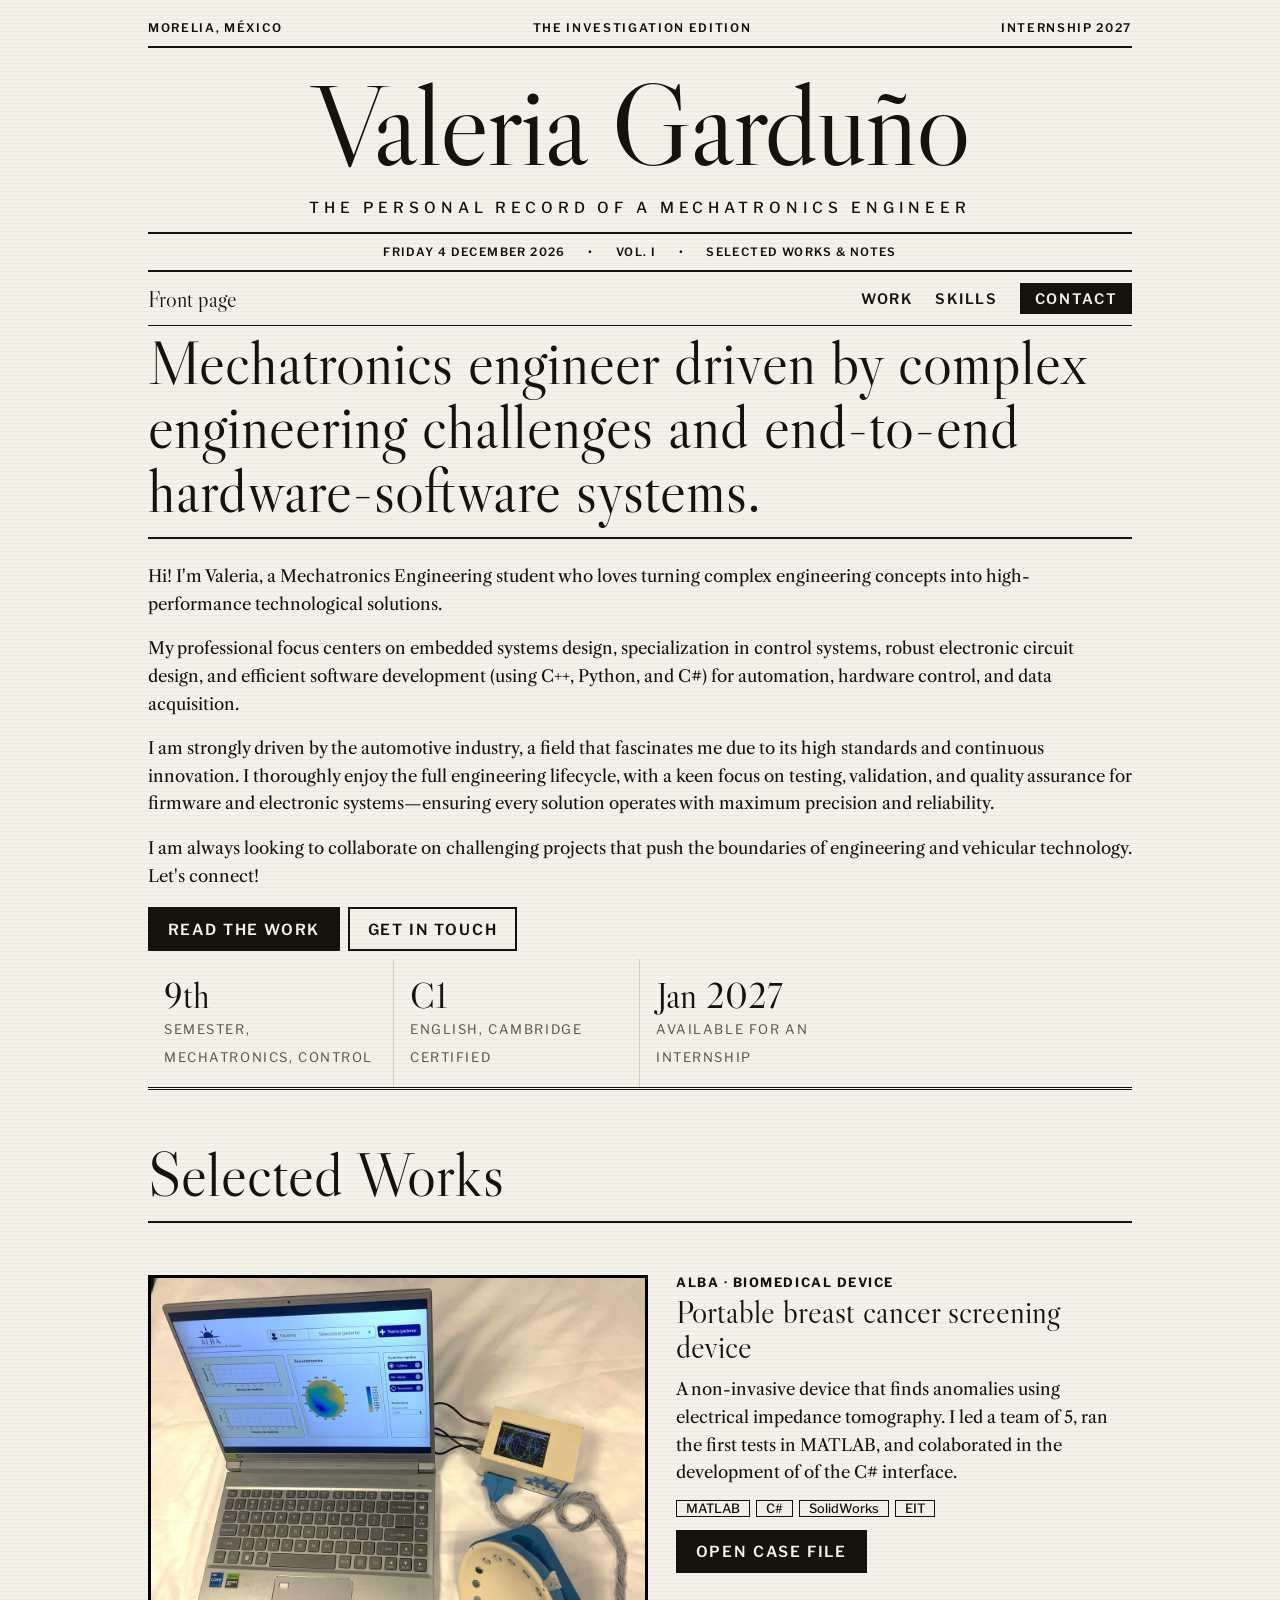
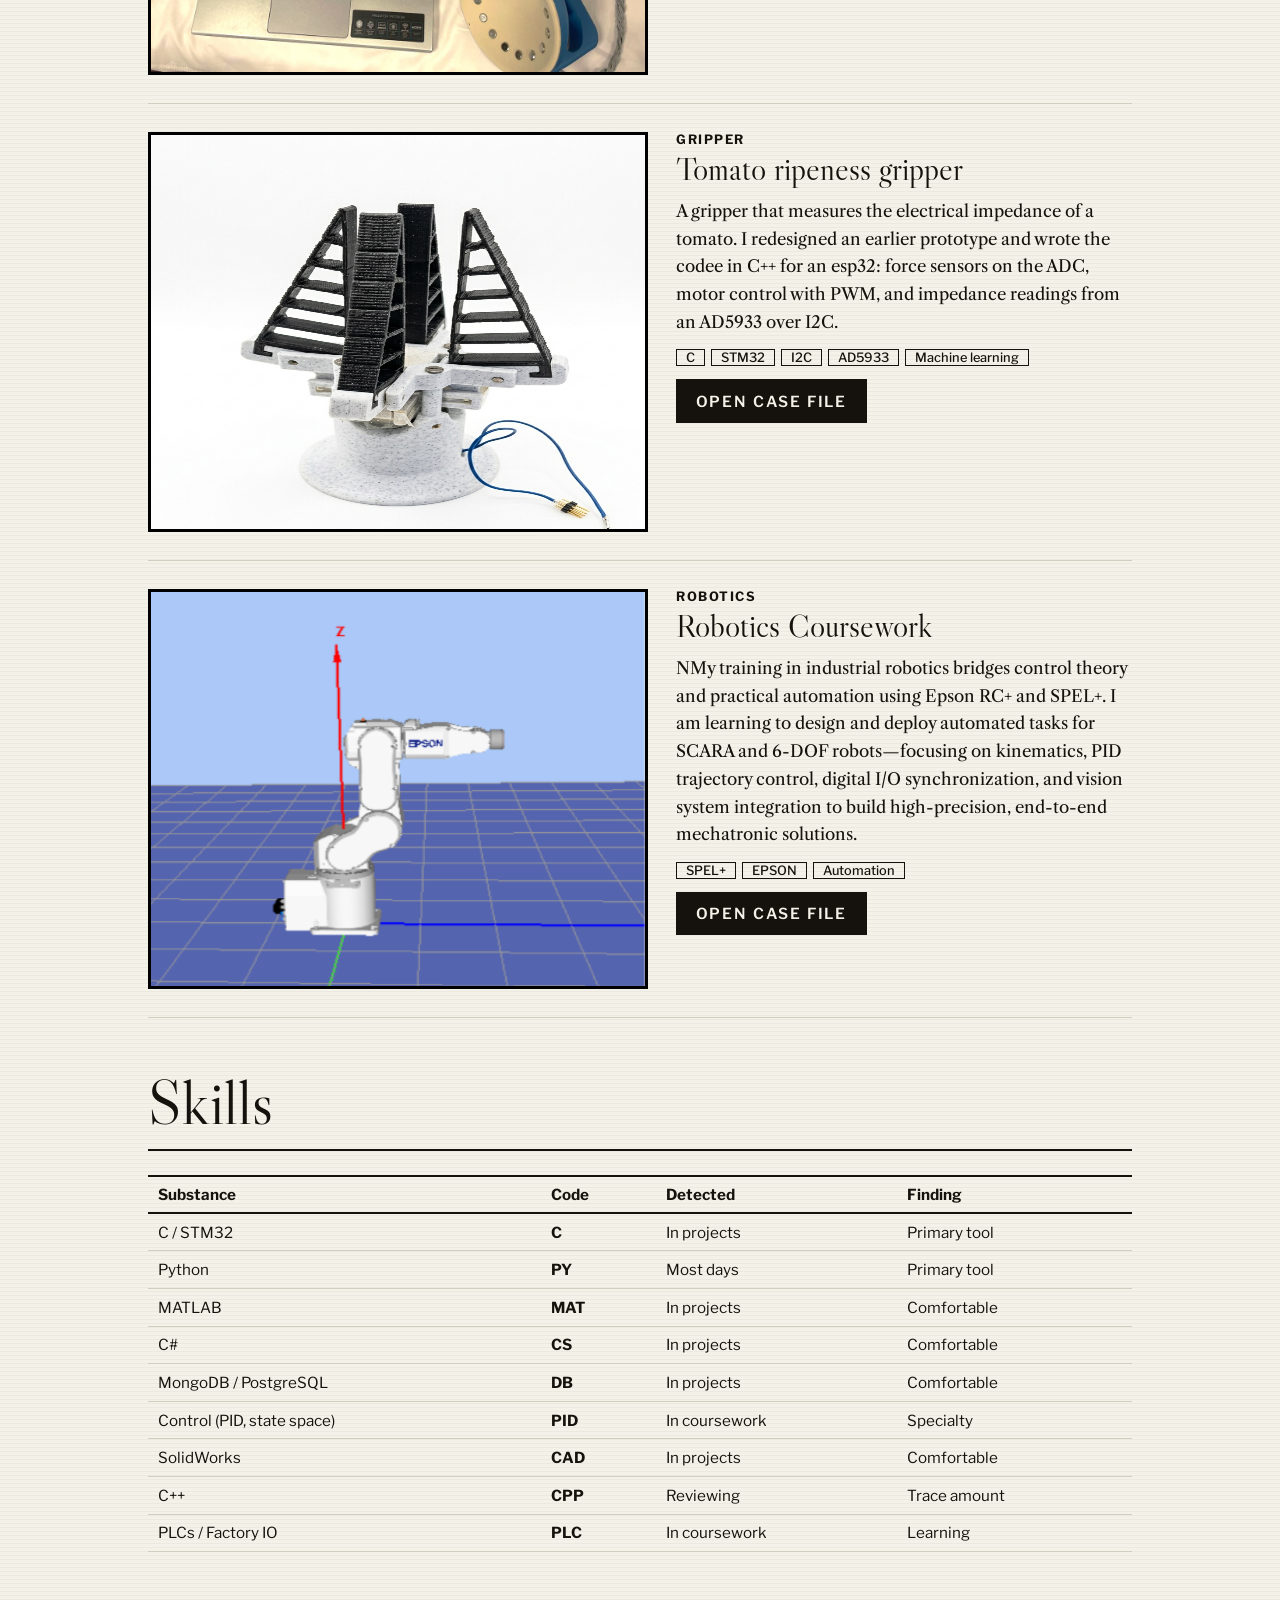
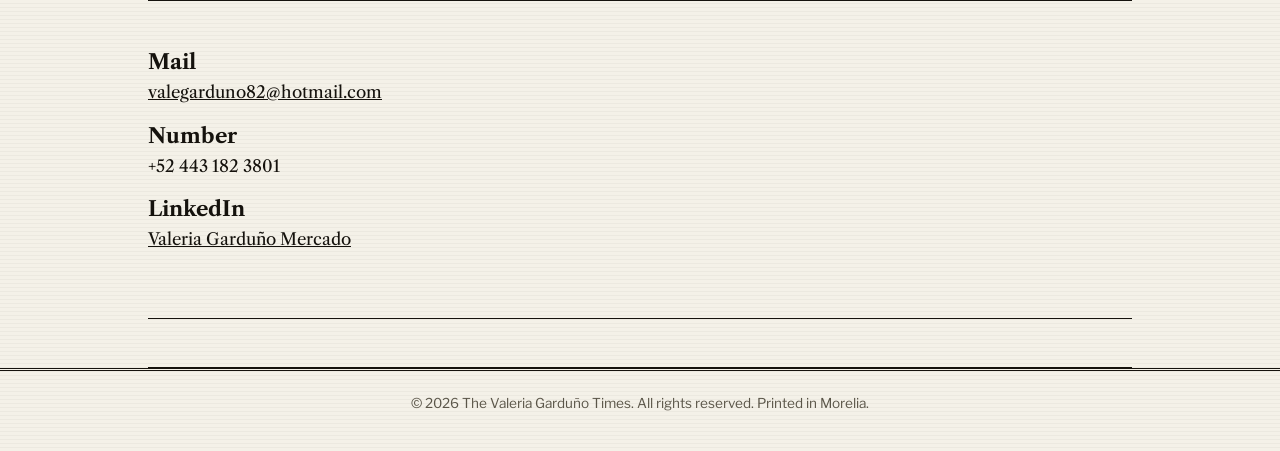
<file: index.html>
<!DOCTYPE html>
<html lang="en">
<head>
<meta charset="utf-8">
<meta name="viewport" content="width=device-width, initial-scale=1, viewport-fit=cover">
<title>Valeria Garduño – Mechatronics Engineer</title>
<link rel="stylesheet" href="https://fonts.googleapis.com/css2?family=Libre+Caslon+Display&family=Libre+Caslon+Text:ital,wght@0,400;0,700;1,400&family=Libre+Franklin:wght@400;500;600;700&display=swap">
<link rel="stylesheet" href="style.css">
<!-- Estilos en style.css -->
</head>
<body>
<div class="wrap">
<header class="mast">
<div class="top"><span>Morelia, México</span><span>The Investigation Edition</span><span>Internship 2027</span></div>
<h1>Valeria Garduño</h1>
<div class="sub">The personal record of a mechatronics engineer</div>
<div class="meta"><span id="date"></span><span>•</span><span>Vol. I</span><span>•</span><span>Selected works &amp; notes</span></div>
</header>
<nav><span class="brand">Front page</span><div><a href="#work">Work</a><a href="#stack">Skills</a><a class="hire" href="#contact">Contact</a></div></nav>

<div class="head">
<h2>Mechatronics engineer driven by complex engineering challenges and end-to-end hardware-software systems.</h2>
</div>
<div>
<p>Hi! I'm Valeria, a Mechatronics Engineering student who loves turning complex engineering concepts into high-performance technological solutions.</p>

<p>My professional focus centers on embedded systems design, specialization in control systems, robust electronic circuit design, and efficient software development (using C++, Python, and C#) for automation, hardware control, and data acquisition.</p>

<p>I am strongly driven by the automotive industry, a field that fascinates me due to its high standards and continuous innovation. I thoroughly enjoy the full engineering lifecycle, with a keen focus on testing, validation, and quality assurance for firmware and electronic systems—ensuring every solution operates with maximum precision and reliability.</p>

<p>I am always looking to collaborate on challenging projects that push the boundaries of engineering and vehicular technology. Let's connect!</p>
<a class="btn fill" href="#work">Read the work</a><a class="btn" href="#contact">Get in touch</a>

<figure>
</figure>
</div>
<div class="stats">
<div><b>9th</b><span>semester, Mechatronics, Control</span></div>
<div><b>C1</b><span>English, Cambridge certified</span></div>
<div><b>Jan 2027</b><span>available for an internship</span></div>
</div>

<section id="work">
<div class="head"><h2>Selected Works</h2></div>

<article class="ex">
<img src="alba.jpeg" alt="Photo of the alba project" width="500" height="400" style="border: 3px solid #000000;">
<div>
<div class="kicker">ALBA · Biomedical device</div>
<h3>Portable breast cancer screening device</h3>
<p>A non-invasive device that finds anomalies using electrical impedance tomography. I led a team of 5, ran the first tests in MATLAB, and colaborated in the development of of the C# interface.</p>
<ul class="tags"><li>MATLAB</li><li>C#</li><li>SolidWorks</li><li>EIT</li></ul>
<a class="btn fill" href="alba.html">Open case file</a>
</div>
</article>

<article class="ex">
<img src="gripper1.jpg" alt="Photo of the alba project" width="500" height="400" style="border: 3px solid #000000;">
<div>
<div class="kicker">Gripper</div>
<h3>Tomato ripeness gripper</h3>
<p>A gripper that measures the electrical impedance of a tomato. I redesigned an earlier prototype and wrote the codee in C++ for an esp32: force sensors on the ADC, motor control with PWM, and impedance readings from an AD5933 over I2C.</p>
<ul class="tags"><li>C</li><li>STM32</li><li>I2C</li><li>AD5933</li><li>Machine learning</li></ul>
<a class="btn fill" href="garra.html">Open case file</a>
</div>
</article>


<article class="ex">
<img src="robotics.png" alt="Photo of the alba project" width="500" height="400" style="border: 3px solid #000000;">
<div>
<div class="kicker">Robotics</div>
<h3>Robotics Coursework</h3>
<p>NMy training in industrial robotics bridges control theory and practical automation using Epson RC+ and SPEL+. I am learning to design and deploy automated tasks for SCARA and 6-DOF robots—focusing on kinematics, PID trajectory control, digital I/O synchronization, and vision system integration to build high-precision, end-to-end mechatronic solutions.</p>
<ul class="tags"><li>SPEL+</li><li>EPSON</li><li>Automation</li></ul>
<a class="btn fill" href="school.html">Open case file</a>
</div>
</article>

<section id="stack">
<div class="head"><h2>Skills</h2></div>
<div class="tw"><table>
<thead><tr><th>Substance</th><th>Code</th><th>Detected</th><th>Finding</th></tr></thead>
<tbody>
<tr><td>C / STM32</td><td>C</td><td>In projects</td><td>Primary tool</td></tr>
<tr><td>Python</td><td>PY</td><td>Most days</td><td>Primary tool</td></tr>
<tr><td>MATLAB</td><td>MAT</td><td>In projects</td><td>Comfortable</td></tr>
<tr><td>C#</td><td>CS</td><td>In projects</td><td>Comfortable</td></tr>
<tr><td>MongoDB / PostgreSQL</td><td>DB</td><td>In projects</td><td>Comfortable</td></tr>
<tr><td>Control (PID, state space)</td><td>PID</td><td>In coursework</td><td>Specialty</td></tr>
<tr><td>SolidWorks</td><td>CAD</td><td>In projects</td><td>Comfortable</td></tr>
<tr><td>C++</td><td>CPP</td><td>Reviewing</td><td>Trace amount</td></tr>
<tr><td>PLCs / Factory IO</td><td>PLC</td><td>In coursework</td><td>Learning</td></tr>
</tbody></table></div>
</section>


</form>
<section id="contact">
<div class="desk">
<h3>Mail</h3><p><a href="mailto:valegarduno82@hotmail.com">valegarduno82@hotmail.com</a></p>
<h3>Number</h3><p>+52 443 182 3801</p>
<h3>LinkedIn</h3><p><a href="mailto:https://www.linkedin.com/in/valeria-gardu%C3%B1o-mercado/">Valeria Garduño Mercado</a></p>

</div>
</div>
</section>
<footer>© 2026 The Valeria Garduño Times. All rights reserved. Printed in Morelia.</footer>
</div>
<script>
document.getElementById('date').textContent=new Date().toLocaleDateString('en-GB',{weekday:'long',day:'numeric',month:'long',year:'numeric'});
document.getElementById('f').addEventListener('submit',function(e){e.preventDefault();
var s=encodeURIComponent(document.getElementById('s').value||'Message from the portfolio'),
b=encodeURIComponent(document.getElementById('m').value+'\n\n'+document.getElementById('n').value);
window.location.href='mailto:valegarduno82@hotmail.com?subject='+s+'&body='+b;});
</script>
</body>
</html>
</file>
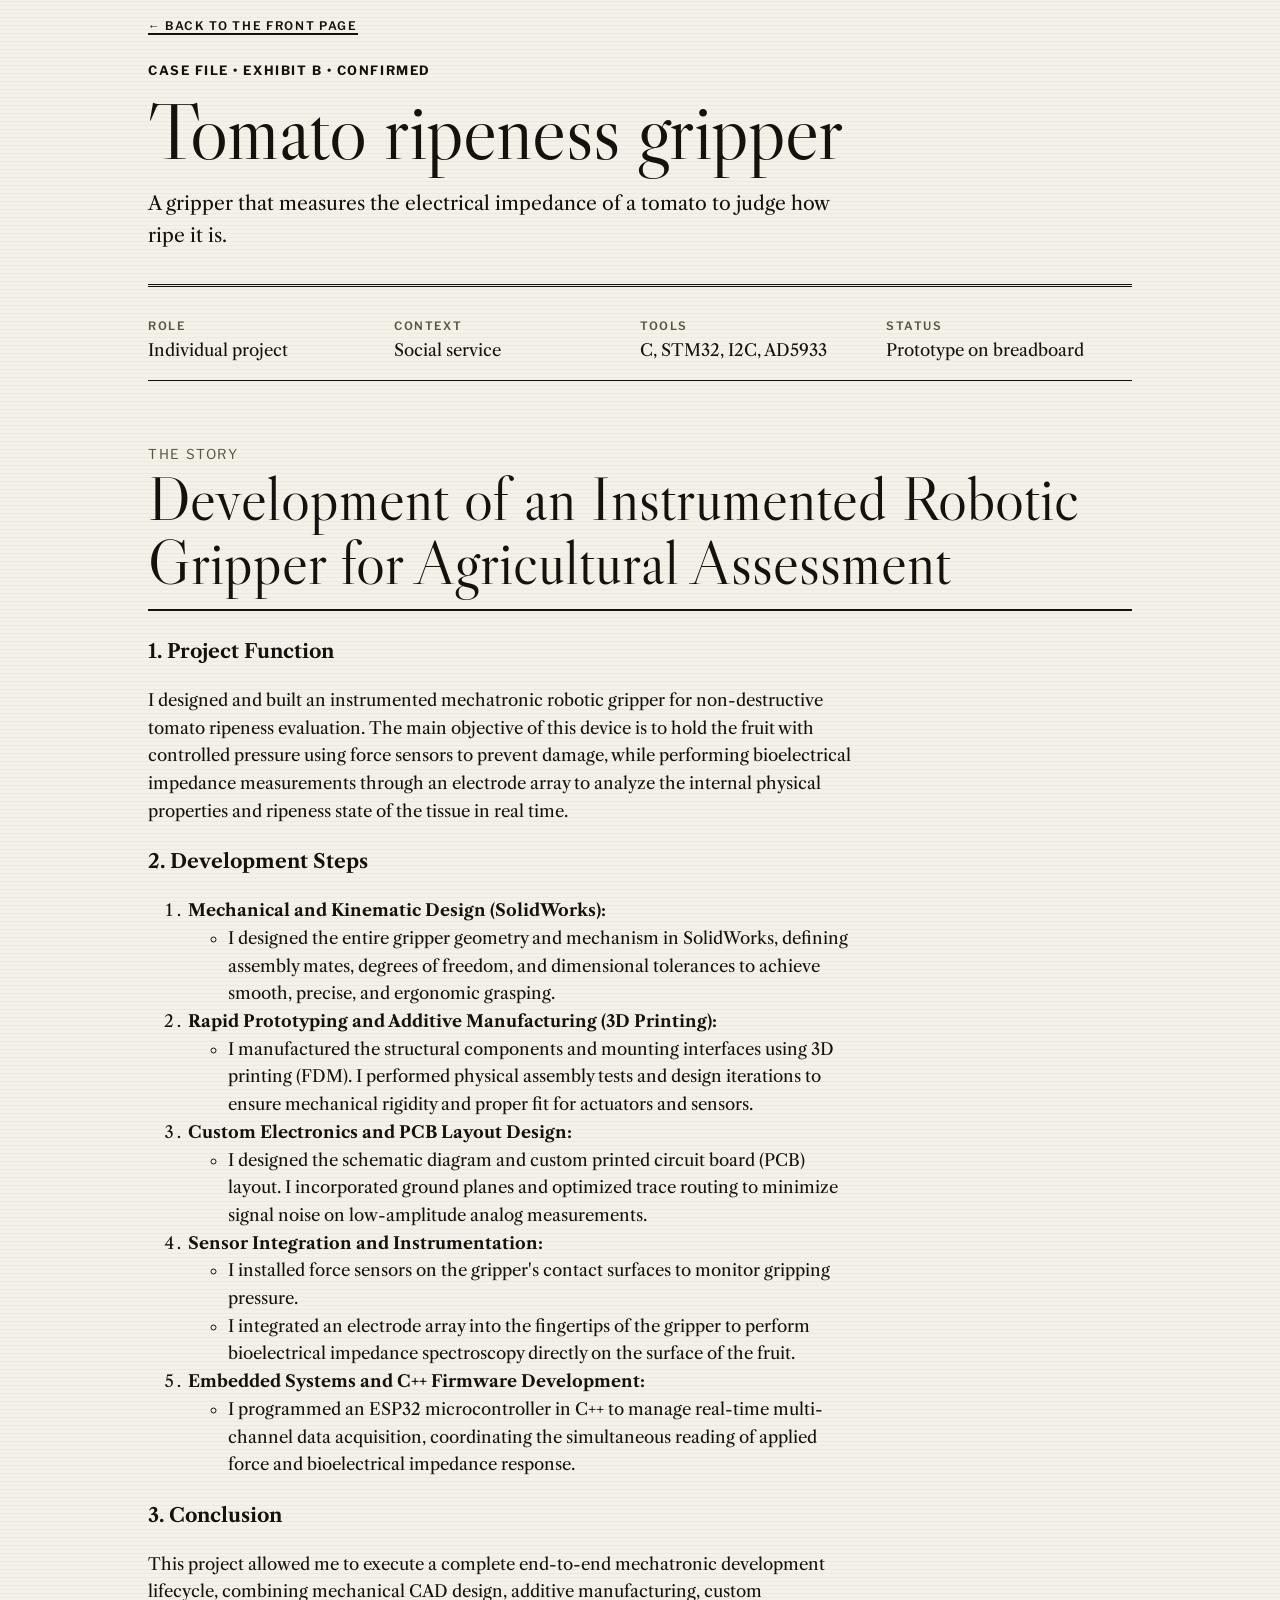
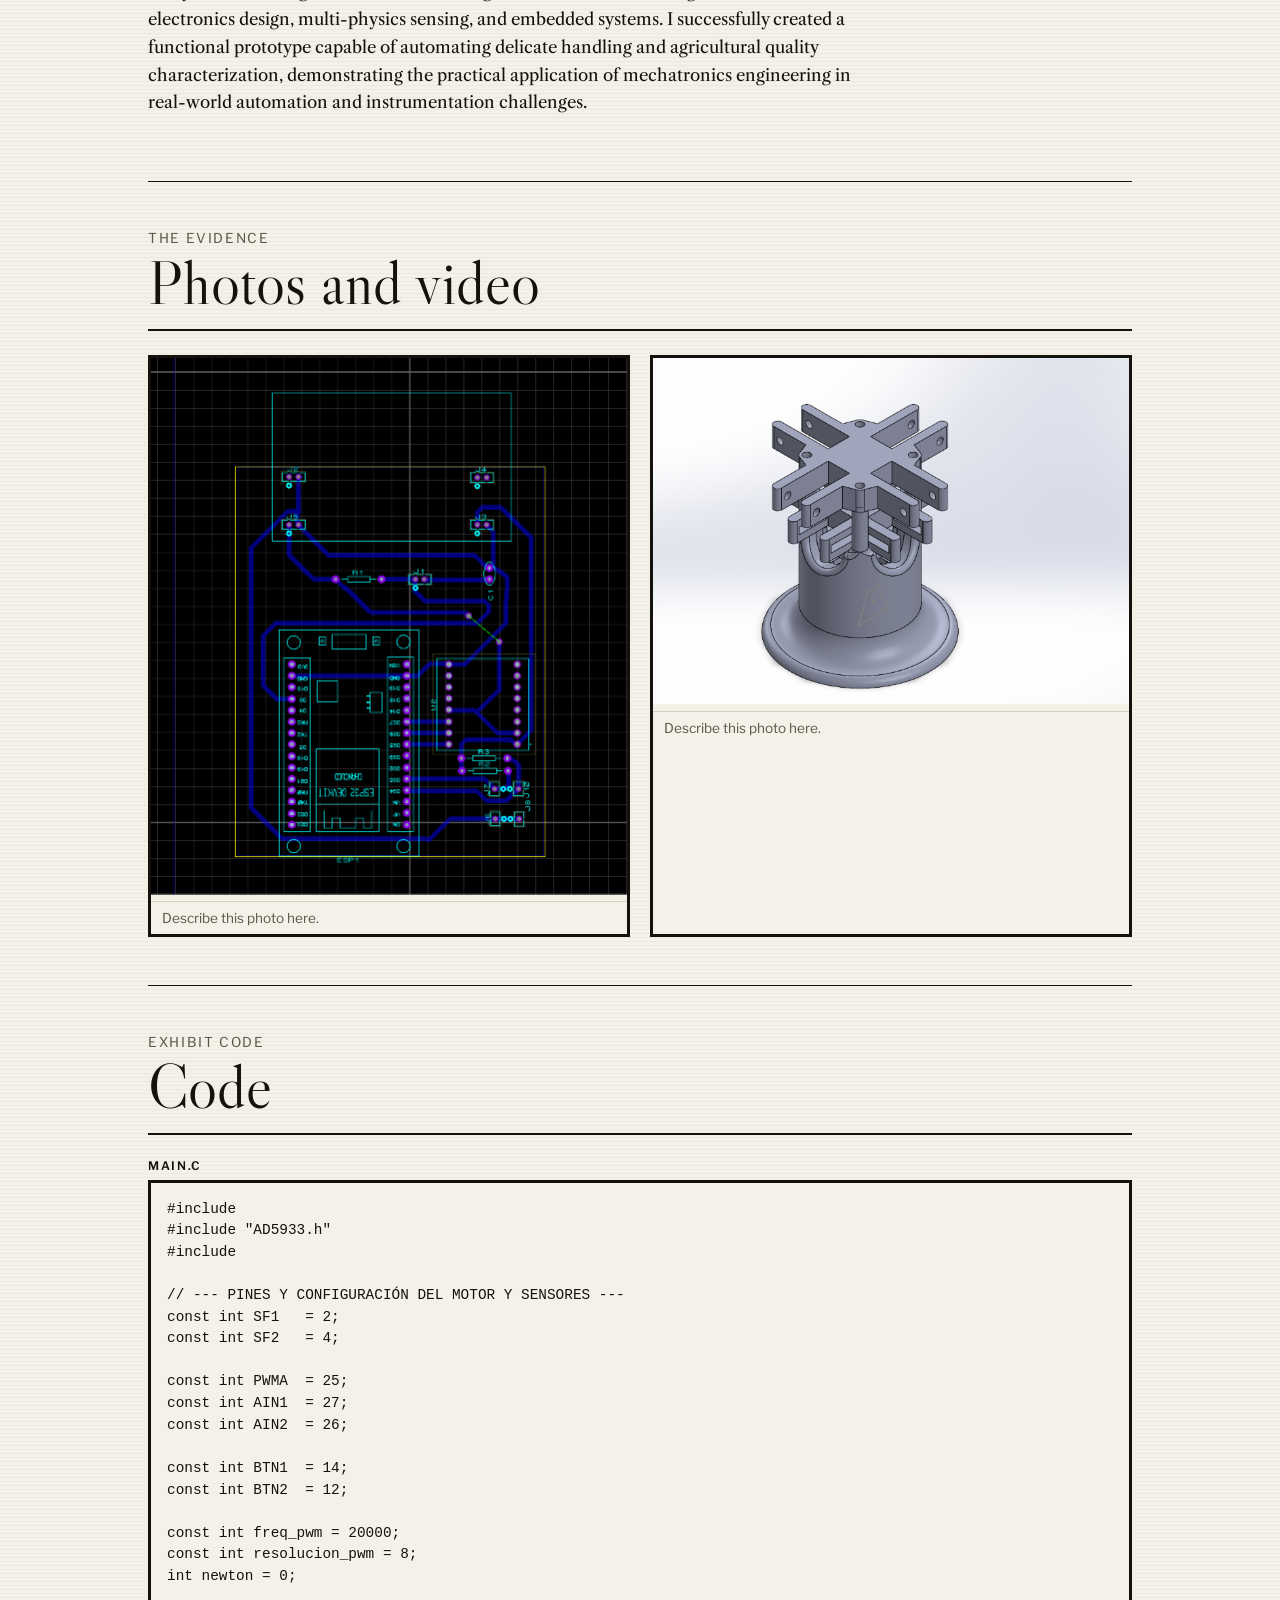
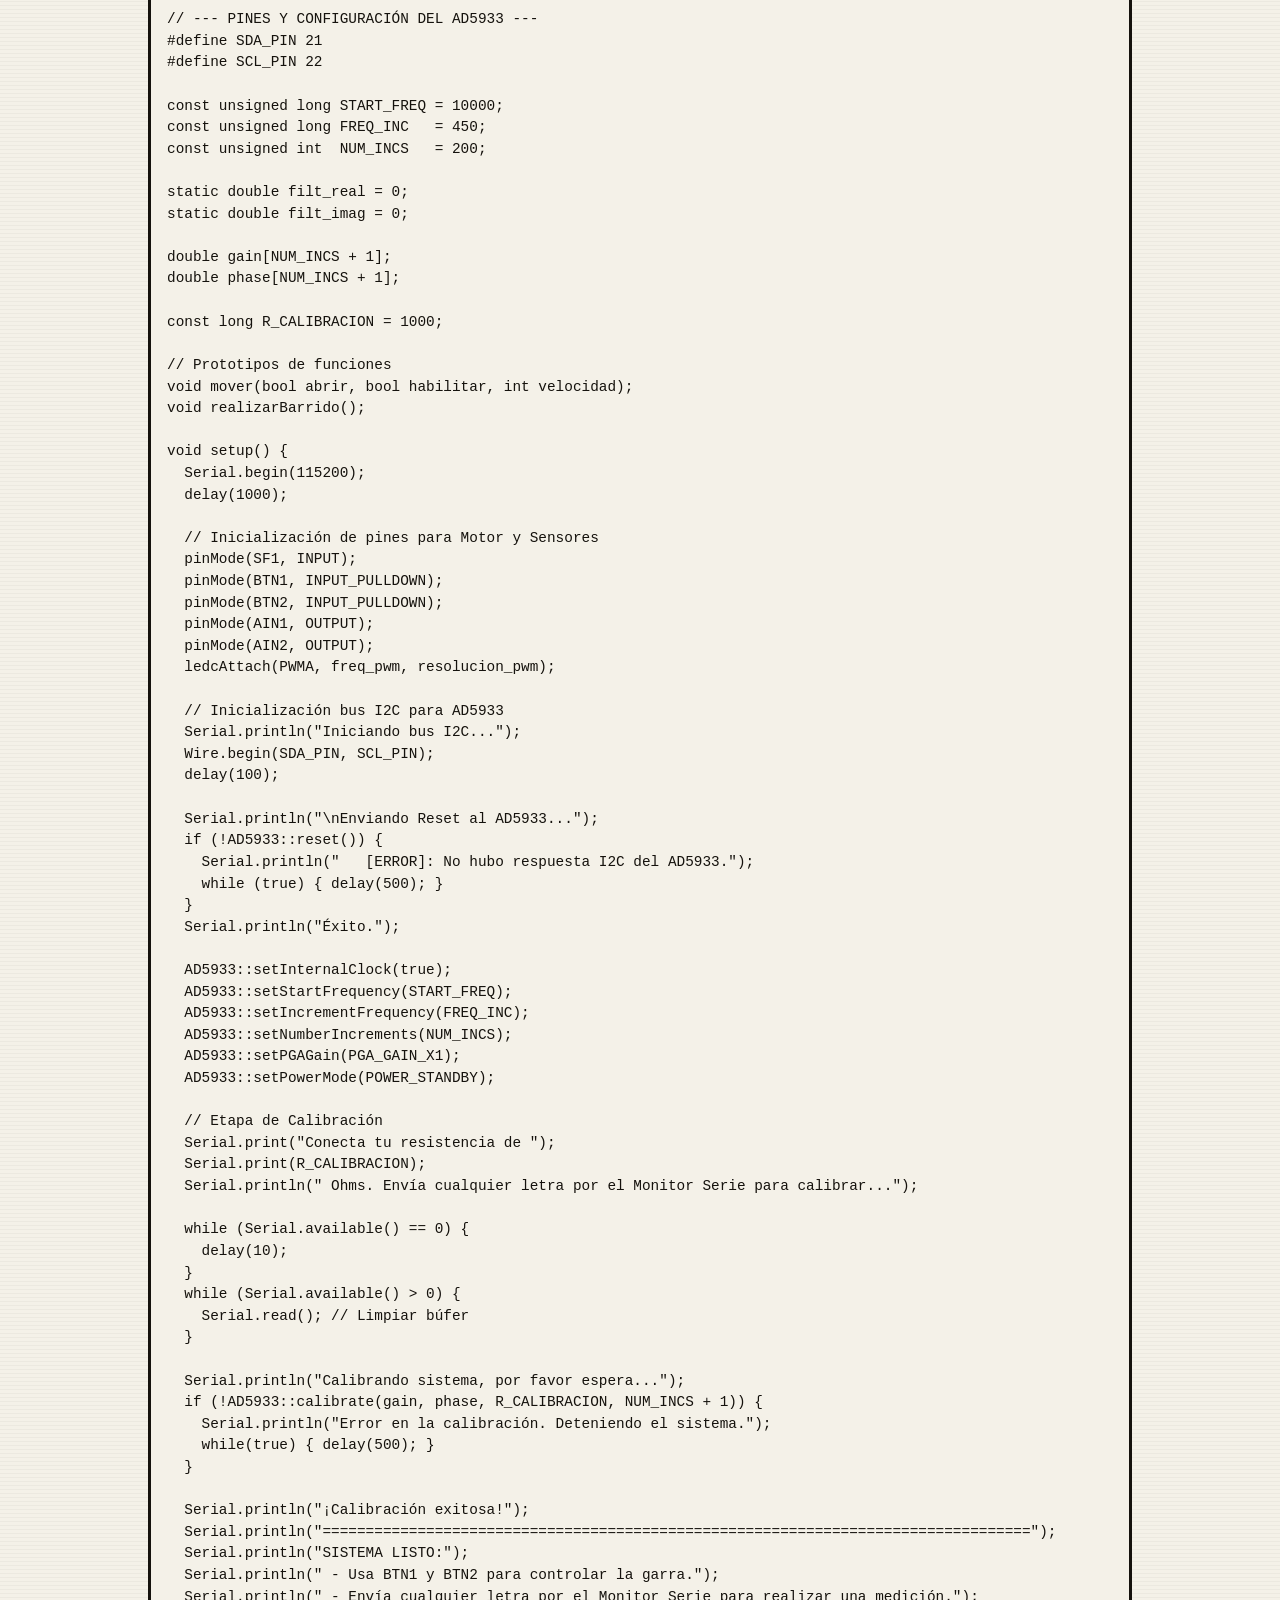
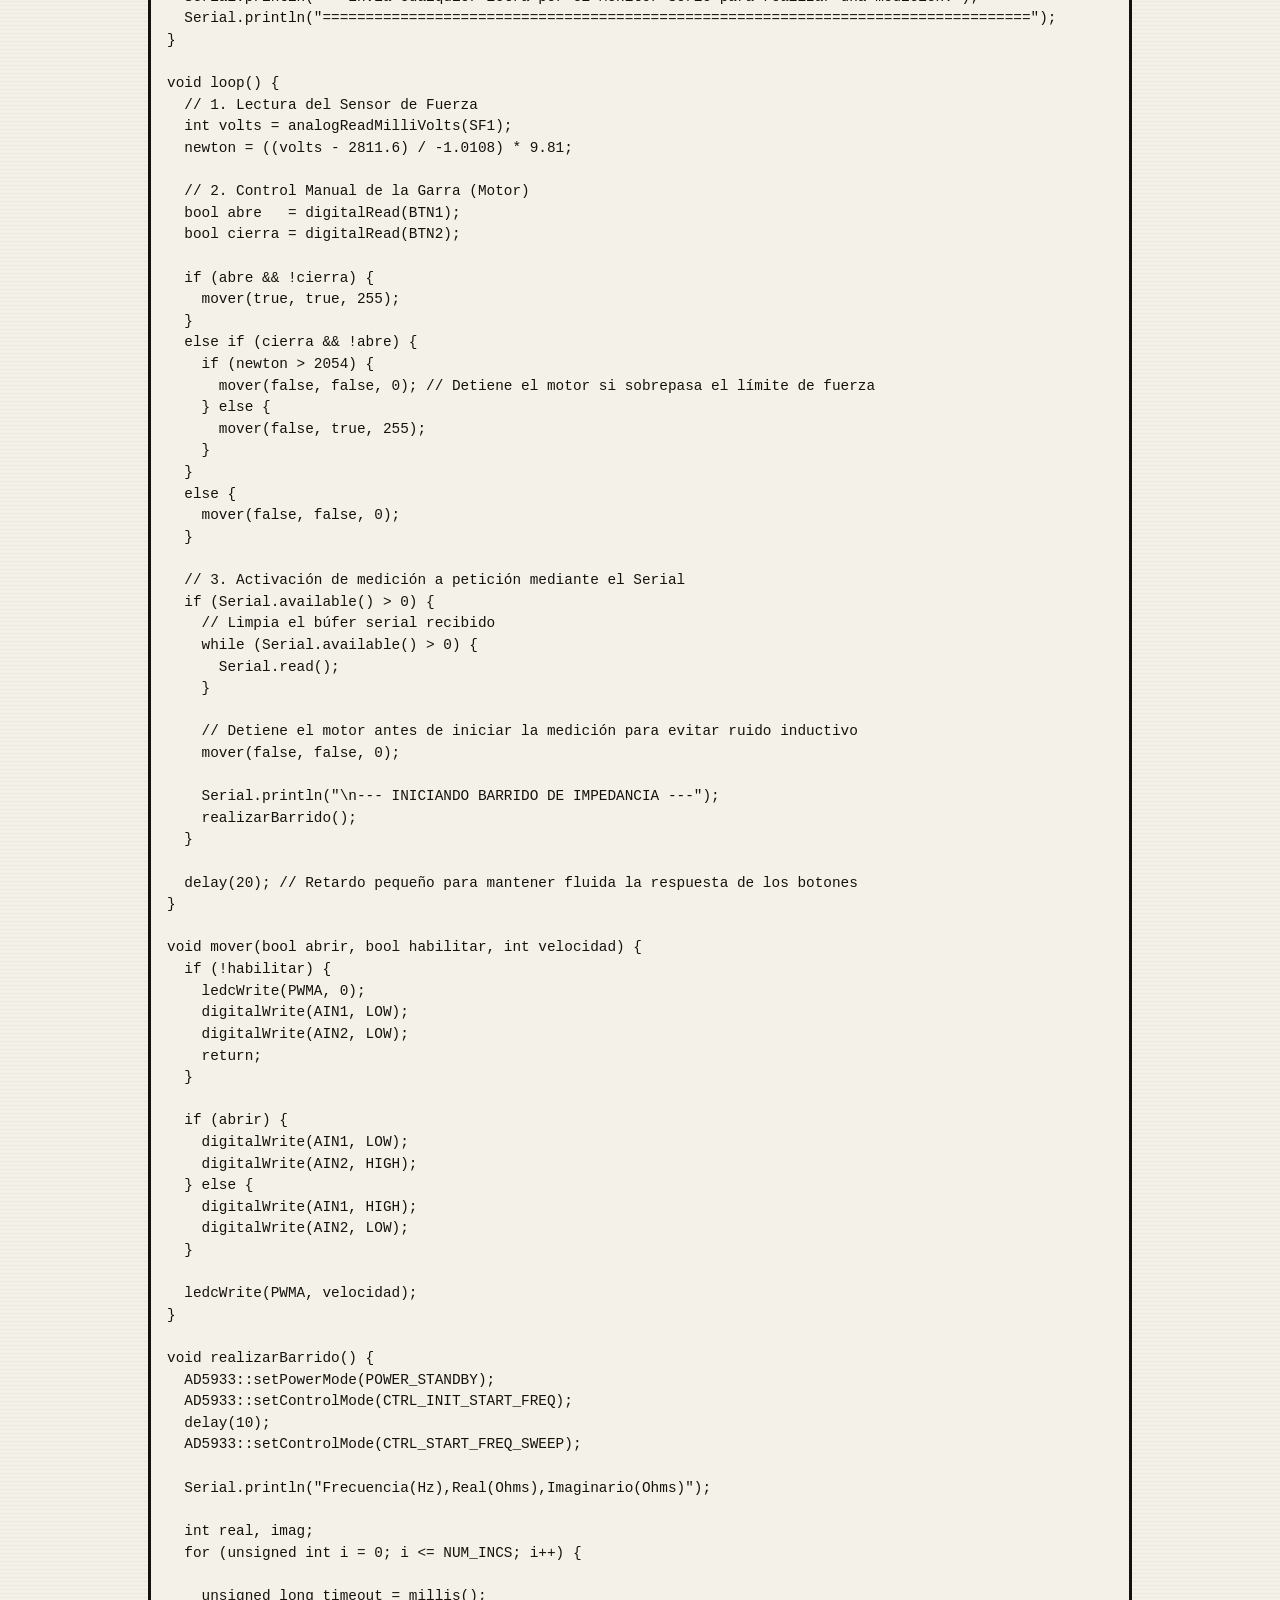
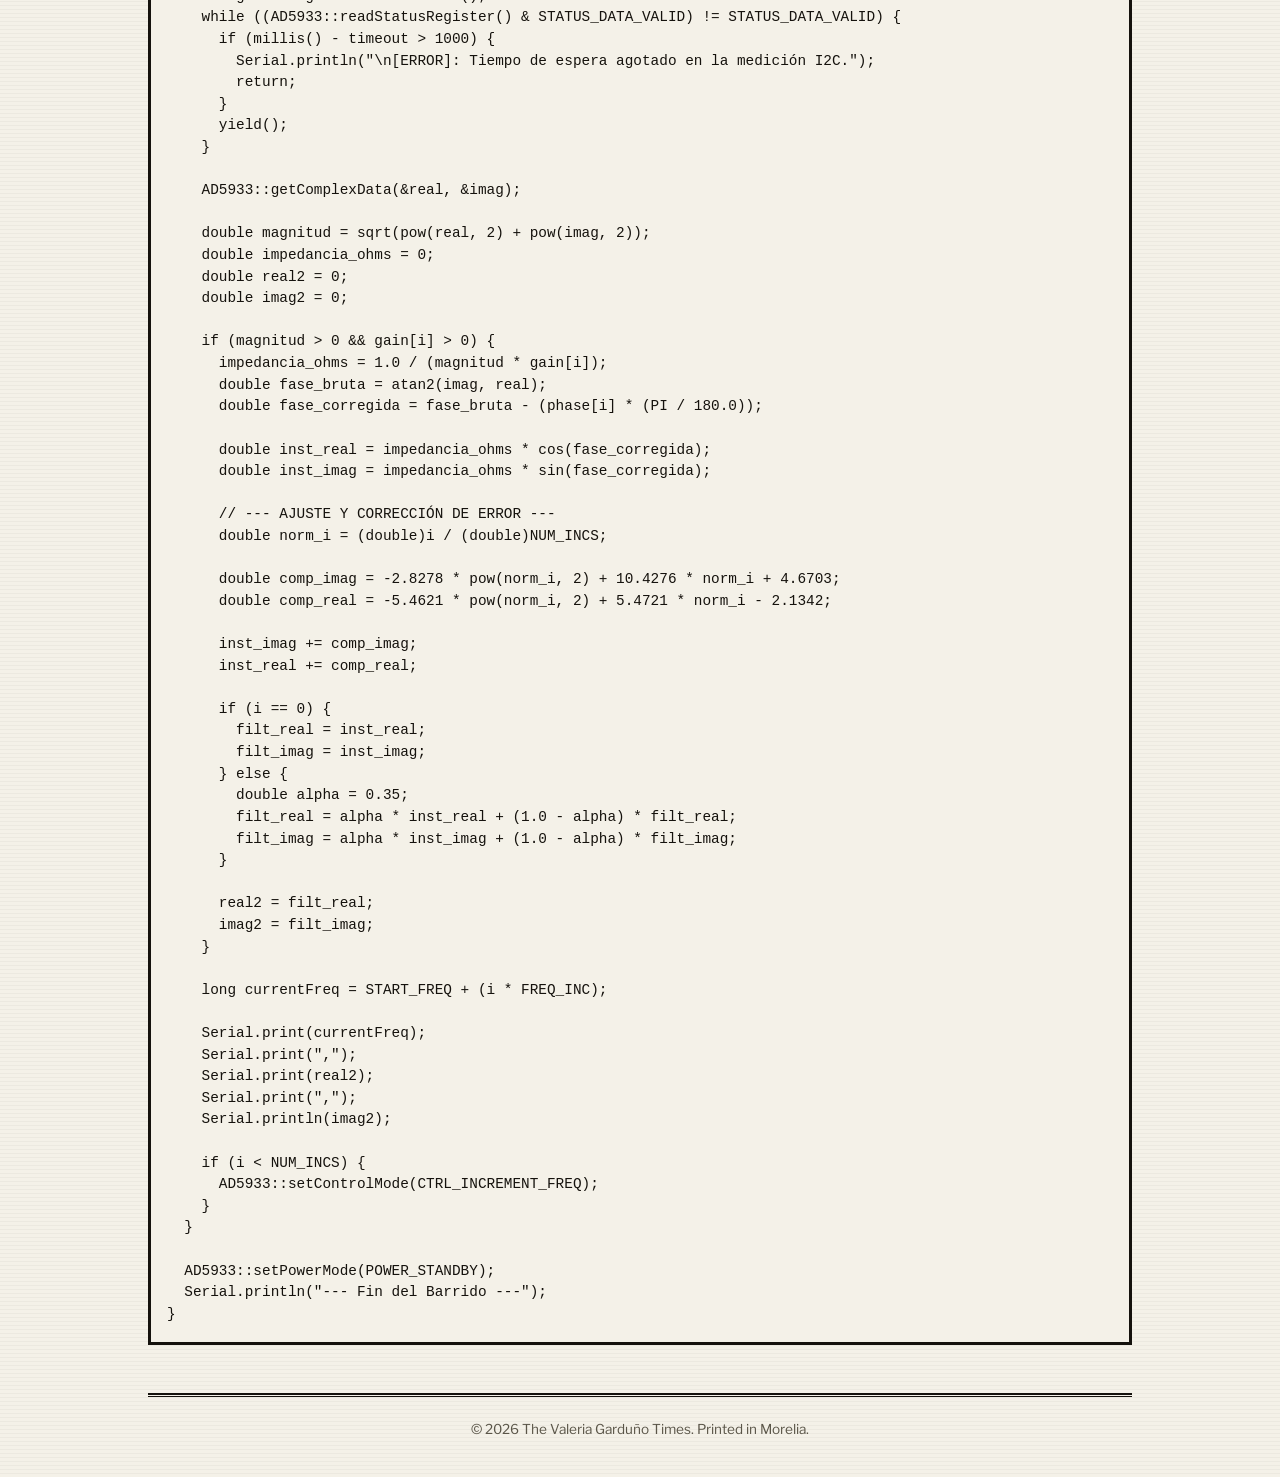
<file: garra.html>
<!DOCTYPE html>
<html lang="en">
<head>
<meta charset="utf-8">
<meta name="viewport" content="width=device-width, initial-scale=1, viewport-fit=cover">
<title>Tomato ripeness gripper – Valeria Garduño</title>
<link rel="stylesheet" href="https://fonts.googleapis.com/css2?family=Libre+Caslon+Display&family=Libre+Caslon+Text:ital,wght@0,400;0,700;1,400&family=Libre+Franklin:wght@400;500;600;700&display=swap">
<link rel="stylesheet" href="style.css">
</head>
<body>
<div class="wrap">
<a class="back" href="index.html">&larr; Back to the front page</a>
<header class="casehead">
<div class="kicker">Case file &bull; Exhibit B &bull; Confirmed</div>
<h1>Tomato ripeness gripper</h1>
<p class="lede">A gripper that measures the electrical impedance of a tomato to judge how ripe it is.</p>
</header>
<dl class="facts"><div><dt>Role</dt><dd>Individual project</dd></div><div><dt>Context</dt><dd>Social service</dd></div><div><dt>Tools</dt><dd>C, STM32, I2C, AD5933</dd></div><div><dt>Status</dt><dd>Prototype on breadboard</dd></div></dl>

<section>
  <div class="head">
    <p>The Story</p>
    <h2>Development of an Instrumented Robotic Gripper for Agricultural Assessment</h2>
  </div>

  <div class="story">
    <h3>1. Project Function</h3>
    <p>I designed and built an instrumented mechatronic robotic gripper for non-destructive tomato ripeness evaluation. The main objective of this device is to hold the fruit with controlled pressure using force sensors to prevent damage, while performing bioelectrical impedance measurements through an electrode array to analyze the internal physical properties and ripeness state of the tissue in real time.</p>

    <h3>2. Development Steps</h3>
    <ol>
      <li>
        <strong>Mechanical and Kinematic Design (SolidWorks):</strong>
        <ul>
          <li>I designed the entire gripper geometry and mechanism in SolidWorks, defining assembly mates, degrees of freedom, and dimensional tolerances to achieve smooth, precise, and ergonomic grasping.</li>
        </ul>
      </li>
      <li>
        <strong>Rapid Prototyping and Additive Manufacturing (3D Printing):</strong>
        <ul>
          <li>I manufactured the structural components and mounting interfaces using 3D printing (FDM). I performed physical assembly tests and design iterations to ensure mechanical rigidity and proper fit for actuators and sensors.</li>
        </ul>
      </li>
      <li>
        <strong>Custom Electronics and PCB Layout Design:</strong>
        <ul>
          <li>I designed the schematic diagram and custom printed circuit board (PCB) layout. I incorporated ground planes and optimized trace routing to minimize signal noise on low-amplitude analog measurements.</li>
        </ul>
      </li>
      <li>
        <strong>Sensor Integration and Instrumentation:</strong>
        <ul>
          <li>I installed force sensors on the gripper's contact surfaces to monitor gripping pressure.</li>
          <li>I integrated an electrode array into the fingertips of the gripper to perform bioelectrical impedance spectroscopy directly on the surface of the fruit.</li>
        </ul>
      </li>
      <li>
        <strong>Embedded Systems and C++ Firmware Development:</strong>
        <ul>
          <li>I programmed an ESP32 microcontroller in C++ to manage real-time multi-channel data acquisition, coordinating the simultaneous reading of applied force and bioelectrical impedance response.</li>
        </ul>
      </li>
    </ol>

    <h3>3. Conclusion</h3>
    <p>This project allowed me to execute a complete end-to-end mechatronic development lifecycle, combining mechanical CAD design, additive manufacturing, custom electronics design, multi-physics sensing, and embedded systems. I successfully created a functional prototype capable of automating delicate handling and agricultural quality characterization, demonstrating the practical application of mechatronics engineering in real-world automation and instrumentation challenges.</p>
  </div>
</section>

<section>
<div class="head"><p>The Evidence</p><h2>Photos and video</h2></div>
<!--
  CÓMO AGREGAR TUS ARCHIVOS:
  1. Crea la carpeta assets/garra/ junto a este archivo.
  2. Copia ahí tus fotos y videos con los nombres de abajo (o cambia el nombre en el src).
  3. Para agregar otra foto, copia un bloque <figure> completo y cambia el src y el texto.
  Mientras el archivo no exista, se muestra un recuadro con instrucciones.
-->
<div class="gallery">
<figure class="slot" data-hint="Agrega tu foto en assets/garra/photo-1.jpg">
<img src="pcb_garar.png" alt="Photo 1 of the project">
<figcaption>Describe this photo here.</figcaption>
</figure>
<figure class="slot" data-hint="Agrega tu foto en assets/garra/photo-2.jpg">
<img src="cad.png" alt="Photo 2 of the project">
<figcaption>Describe this photo here.</figcaption>
</figure>

</figure>
<!-- Para un video de YouTube, usa esto en lugar del bloque de arriba:
<iframe width="100%" height="420" src="https://www.youtube.com/embed/TU_ID_DE_VIDEO" title="Demo" allowfullscreen></iframe>
-->
</div>
</section>

<section>
<div class="head"><p>Exhibit Code</p><h2>Code</h2></div>
<!-- Pega tu código dentro de <code>. Si pegas código con símbolos < o >, escribe &lt; y &gt; en su lugar. -->
<p class="codelabel">main.c</p>
<pre><code>#include <Wire.h>
#include "AD5933.h"
#include <math.h>

// --- PINES Y CONFIGURACIÓN DEL MOTOR Y SENSORES ---
const int SF1   = 2;
const int SF2   = 4;

const int PWMA  = 25;
const int AIN1  = 27;
const int AIN2  = 26;

const int BTN1  = 14;
const int BTN2  = 12;

const int freq_pwm = 20000;
const int resolucion_pwm = 8;
int newton = 0;

// --- PINES Y CONFIGURACIÓN DEL AD5933 ---
#define SDA_PIN 21
#define SCL_PIN 22

const unsigned long START_FREQ = 10000;
const unsigned long FREQ_INC   = 450;
const unsigned int  NUM_INCS   = 200;

static double filt_real = 0;
static double filt_imag = 0;

double gain[NUM_INCS + 1];
double phase[NUM_INCS + 1];

const long R_CALIBRACION = 1000; 

// Prototipos de funciones
void mover(bool abrir, bool habilitar, int velocidad);
void realizarBarrido();

void setup() {
  Serial.begin(115200);
  delay(1000);

  // Inicialización de pines para Motor y Sensores
  pinMode(SF1, INPUT);
  pinMode(BTN1, INPUT_PULLDOWN);
  pinMode(BTN2, INPUT_PULLDOWN);
  pinMode(AIN1, OUTPUT);
  pinMode(AIN2, OUTPUT);
  ledcAttach(PWMA, freq_pwm, resolucion_pwm);

  // Inicialización bus I2C para AD5933
  Serial.println("Iniciando bus I2C...");
  Wire.begin(SDA_PIN, SCL_PIN);
  delay(100);

  Serial.println("\nEnviando Reset al AD5933...");
  if (!AD5933::reset()) {
    Serial.println("   [ERROR]: No hubo respuesta I2C del AD5933.");
    while (true) { delay(500); }
  }
  Serial.println("Éxito.");

  AD5933::setInternalClock(true); 
  AD5933::setStartFrequency(START_FREQ);
  AD5933::setIncrementFrequency(FREQ_INC);
  AD5933::setNumberIncrements(NUM_INCS);
  AD5933::setPGAGain(PGA_GAIN_X1);
  AD5933::setPowerMode(POWER_STANDBY);

  // Etapa de Calibración
  Serial.print("Conecta tu resistencia de ");
  Serial.print(R_CALIBRACION);
  Serial.println(" Ohms. Envía cualquier letra por el Monitor Serie para calibrar...");
  
  while (Serial.available() == 0) {
    delay(10);
  }
  while (Serial.available() > 0) {
    Serial.read(); // Limpiar búfer
  }

  Serial.println("Calibrando sistema, por favor espera...");
  if (!AD5933::calibrate(gain, phase, R_CALIBRACION, NUM_INCS + 1)) {
    Serial.println("Error en la calibración. Deteniendo el sistema.");
    while(true) { delay(500); } 
  }
  
  Serial.println("¡Calibración exitosa!");
  Serial.println("==================================================================================");
  Serial.println("SISTEMA LISTO:");
  Serial.println(" - Usa BTN1 y BTN2 para controlar la garra.");
  Serial.println(" - Envía cualquier letra por el Monitor Serie para realizar una medición.");
  Serial.println("==================================================================================");
}

void loop() {
  // 1. Lectura del Sensor de Fuerza
  int volts = analogReadMilliVolts(SF1); 
  newton = ((volts - 2811.6) / -1.0108) * 9.81; 

  // 2. Control Manual de la Garra (Motor)
  bool abre   = digitalRead(BTN1);
  bool cierra = digitalRead(BTN2);

  if (abre && !cierra) {
    mover(true, true, 255); 
  }
  else if (cierra && !abre) {
    if (newton > 2054) { 
      mover(false, false, 0); // Detiene el motor si sobrepasa el límite de fuerza
    } else {
      mover(false, true, 255); 
    } 
  }
  else {
    mover(false, false, 0); 
  }

  // 3. Activación de medición a petición mediante el Serial
  if (Serial.available() > 0) {
    // Limpia el búfer serial recibido
    while (Serial.available() > 0) {
      Serial.read();
    }

    // Detiene el motor antes de iniciar la medición para evitar ruido inductivo
    mover(false, false, 0);
    
    Serial.println("\n--- INICIANDO BARRIDO DE IMPEDANCIA ---");
    realizarBarrido();
  }

  delay(20); // Retardo pequeño para mantener fluida la respuesta de los botones
}

void mover(bool abrir, bool habilitar, int velocidad) {
  if (!habilitar) {
    ledcWrite(PWMA, 0);
    digitalWrite(AIN1, LOW);
    digitalWrite(AIN2, LOW);
    return;
  }

  if (abrir) {
    digitalWrite(AIN1, LOW);
    digitalWrite(AIN2, HIGH);
  } else {
    digitalWrite(AIN1, HIGH);
    digitalWrite(AIN2, LOW);
  }

  ledcWrite(PWMA, velocidad); 
}

void realizarBarrido() {
  AD5933::setPowerMode(POWER_STANDBY);
  AD5933::setControlMode(CTRL_INIT_START_FREQ);
  delay(10); 
  AD5933::setControlMode(CTRL_START_FREQ_SWEEP);
  
  Serial.println("Frecuencia(Hz),Real(Ohms),Imaginario(Ohms)");

  int real, imag;
  for (unsigned int i = 0; i <= NUM_INCS; i++) {
    
    unsigned long timeout = millis();
    while ((AD5933::readStatusRegister() & STATUS_DATA_VALID) != STATUS_DATA_VALID) {
      if (millis() - timeout > 1000) {
        Serial.println("\n[ERROR]: Tiempo de espera agotado en la medición I2C.");
        return;
      }
      yield();
    }

    AD5933::getComplexData(&real, &imag);
    
    double magnitud = sqrt(pow(real, 2) + pow(imag, 2));
    double impedancia_ohms = 0;
    double real2 = 0;
    double imag2 = 0;
    
    if (magnitud > 0 && gain[i] > 0) {
      impedancia_ohms = 1.0 / (magnitud * gain[i]);
      double fase_bruta = atan2(imag, real);
      double fase_corregida = fase_bruta - (phase[i] * (PI / 180.0));

      double inst_real = impedancia_ohms * cos(fase_corregida);
      double inst_imag = impedancia_ohms * sin(fase_corregida);

      // --- AJUSTE Y CORRECCIÓN DE ERROR ---
      double norm_i = (double)i / (double)NUM_INCS;

      double comp_imag = -2.8278 * pow(norm_i, 2) + 10.4276 * norm_i + 4.6703;
      double comp_real = -5.4621 * pow(norm_i, 2) + 5.4721 * norm_i - 2.1342;

      inst_imag += comp_imag;
      inst_real += comp_real;

      if (i == 0) {
        filt_real = inst_real;
        filt_imag = inst_imag;
      } else {
        double alpha = 0.35; 
        filt_real = alpha * inst_real + (1.0 - alpha) * filt_real;
        filt_imag = alpha * inst_imag + (1.0 - alpha) * filt_imag;
      }

      real2 = filt_real;
      imag2 = filt_imag;
    }

    long currentFreq = START_FREQ + (i * FREQ_INC);

    Serial.print(currentFreq);
    Serial.print(",");
    Serial.print(real2);
    Serial.print(",");
    Serial.println(imag2);

    if (i < NUM_INCS) {
      AD5933::setControlMode(CTRL_INCREMENT_FREQ);
    }
  }
  
  AD5933::setPowerMode(POWER_STANDBY);
  Serial.println("--- Fin del Barrido ---");
}</code></pre>
</section>

<footer>&copy; 2026 The Valeria Garduño Times. Printed in Morelia.</footer>
</div>
<script>
document.querySelectorAll('figure.slot').forEach(function(f){
  var m=f.querySelector('img,source');
  if(m)m.addEventListener('error',function(){f.classList.add('missing')});
  var i=f.querySelector('img');
  if(i&&i.complete&&i.naturalWidth===0)f.classList.add('missing');
  var v=f.querySelector('video');
  if(v&&v.networkState===3)f.classList.add('missing');
});
</script>
</body>
</html>
</file>
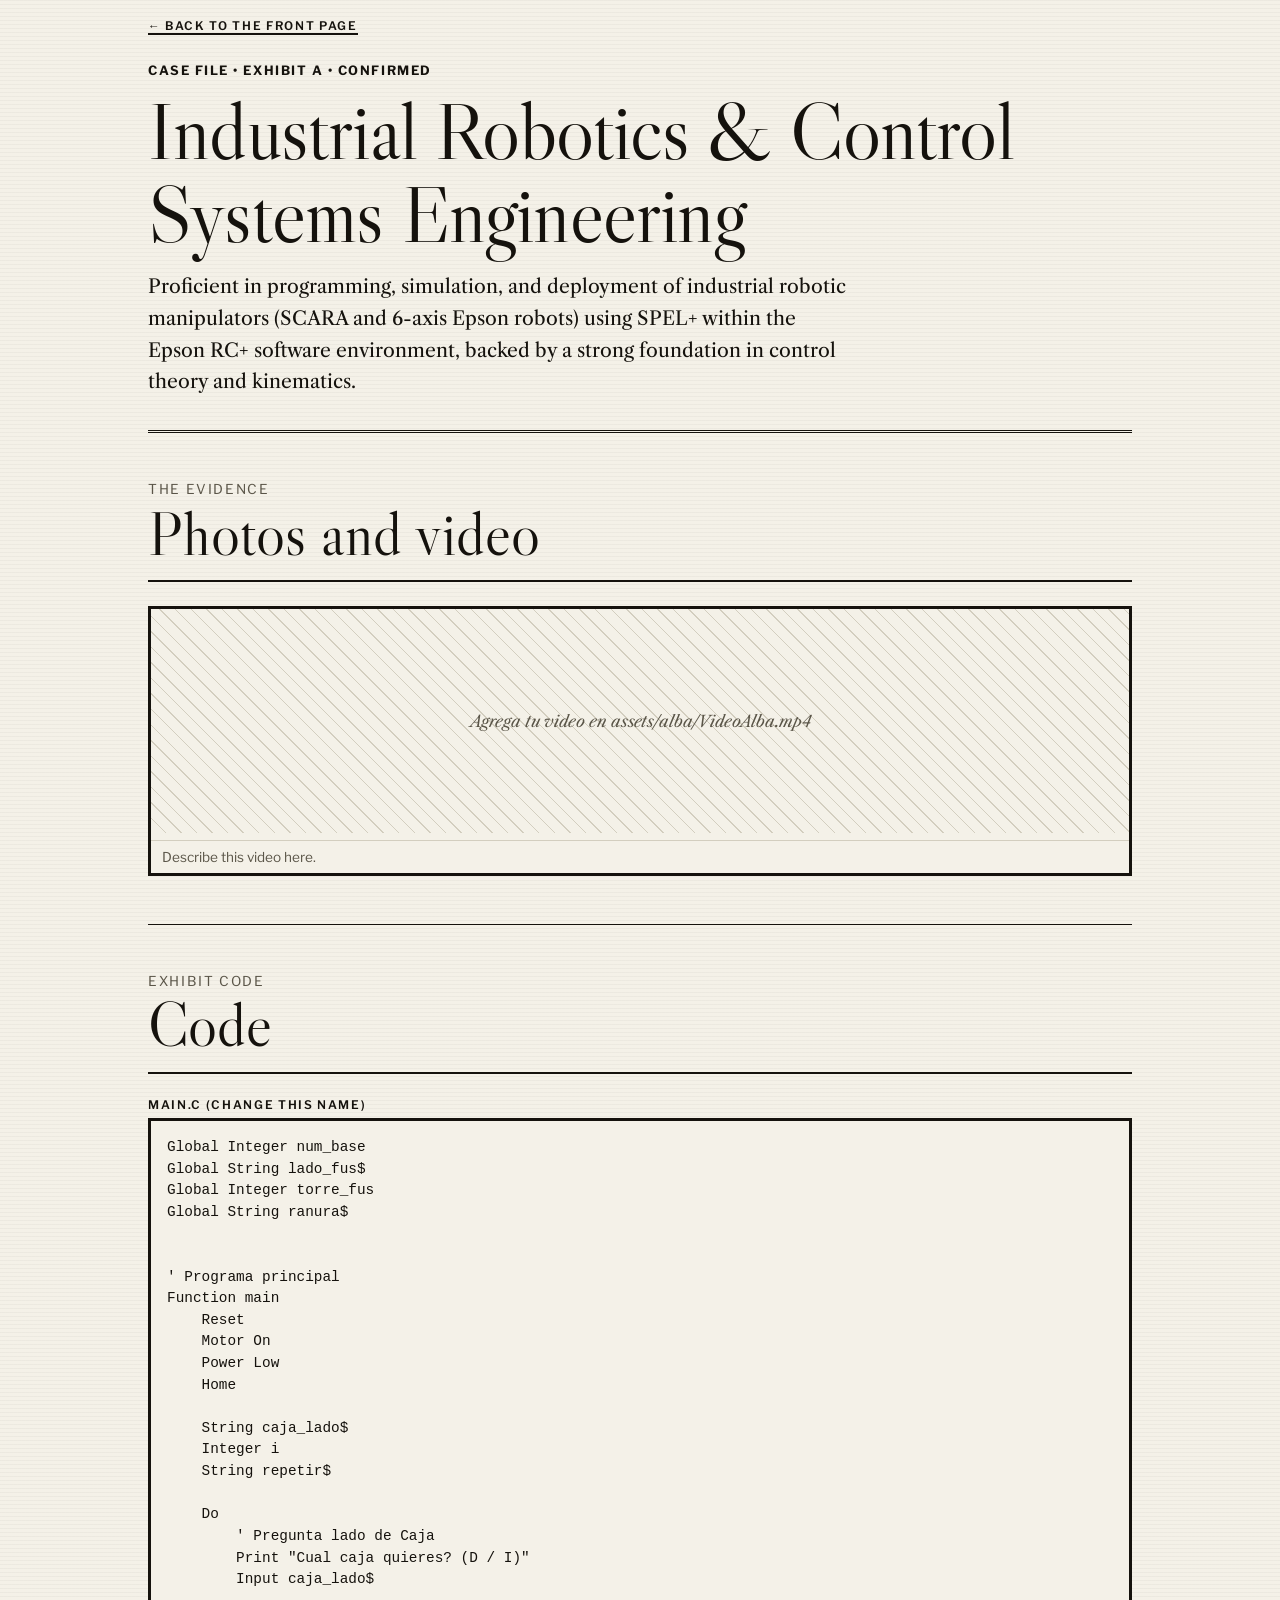
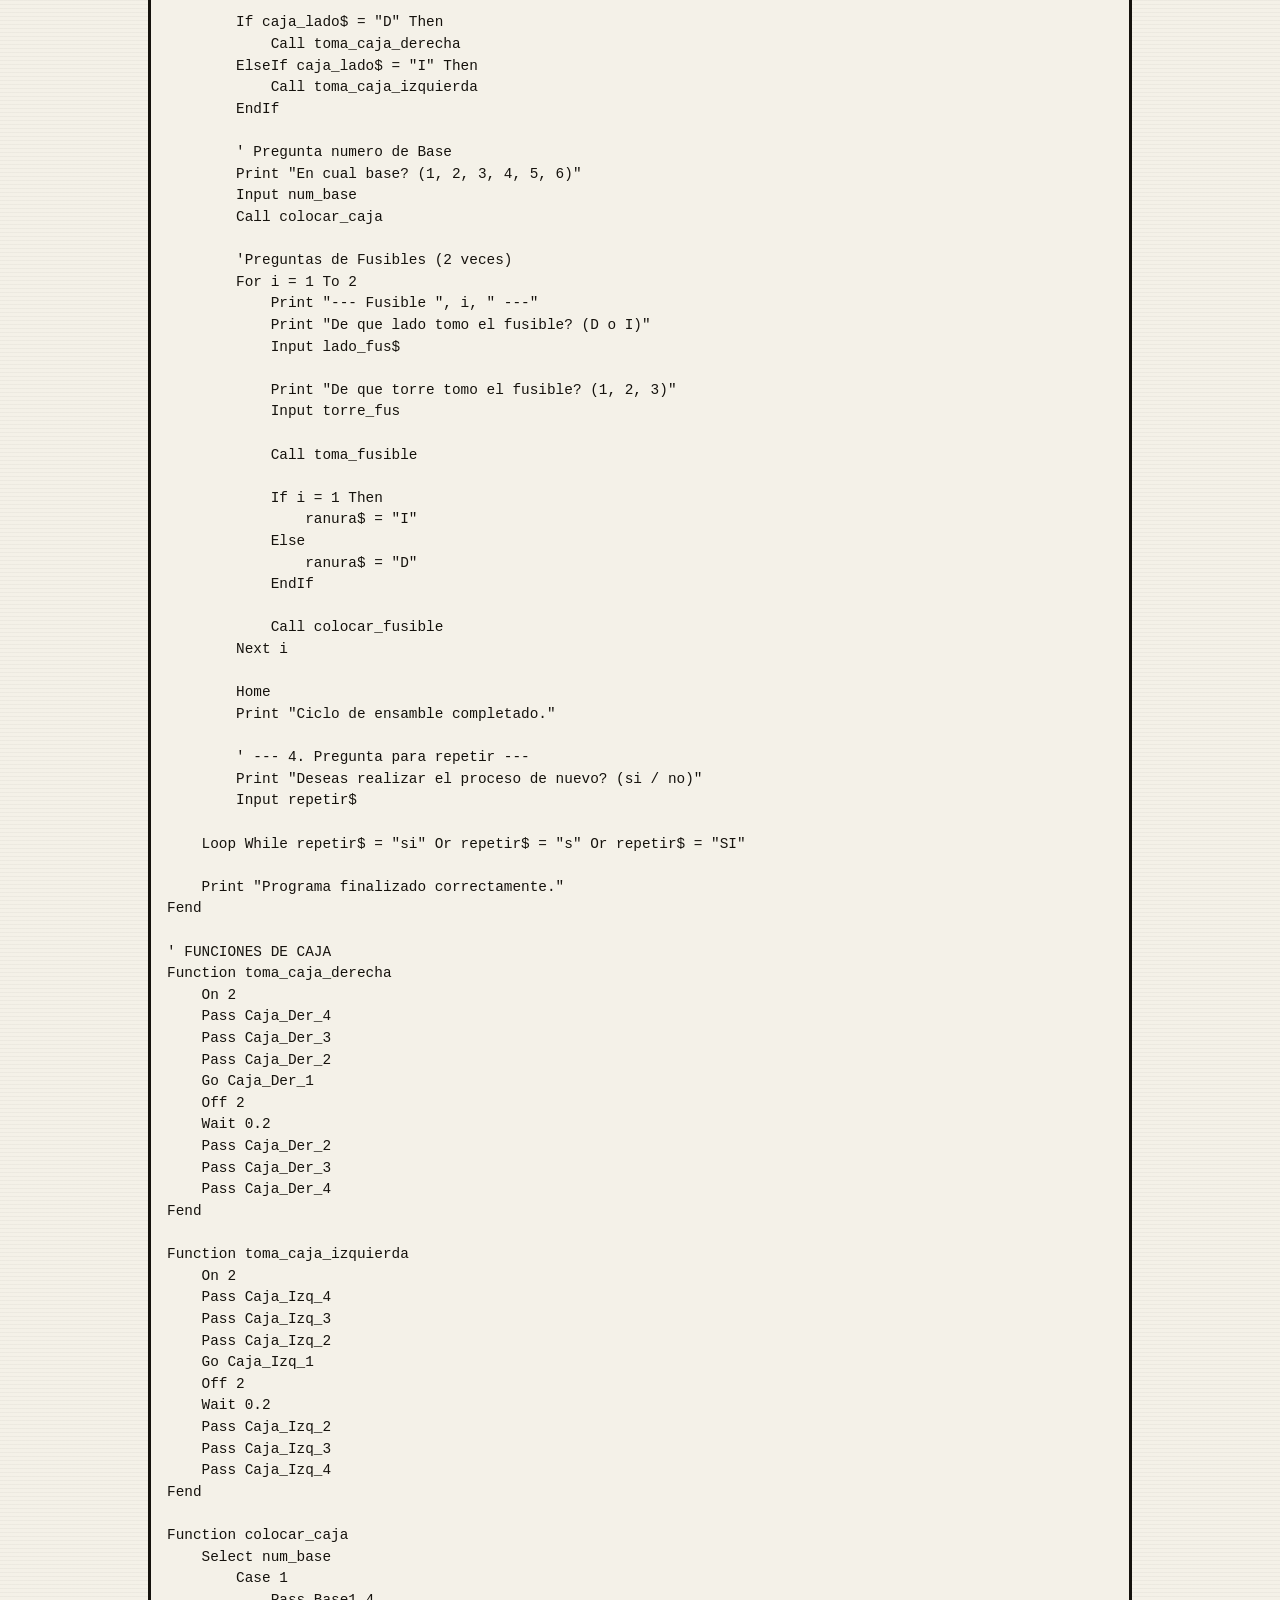
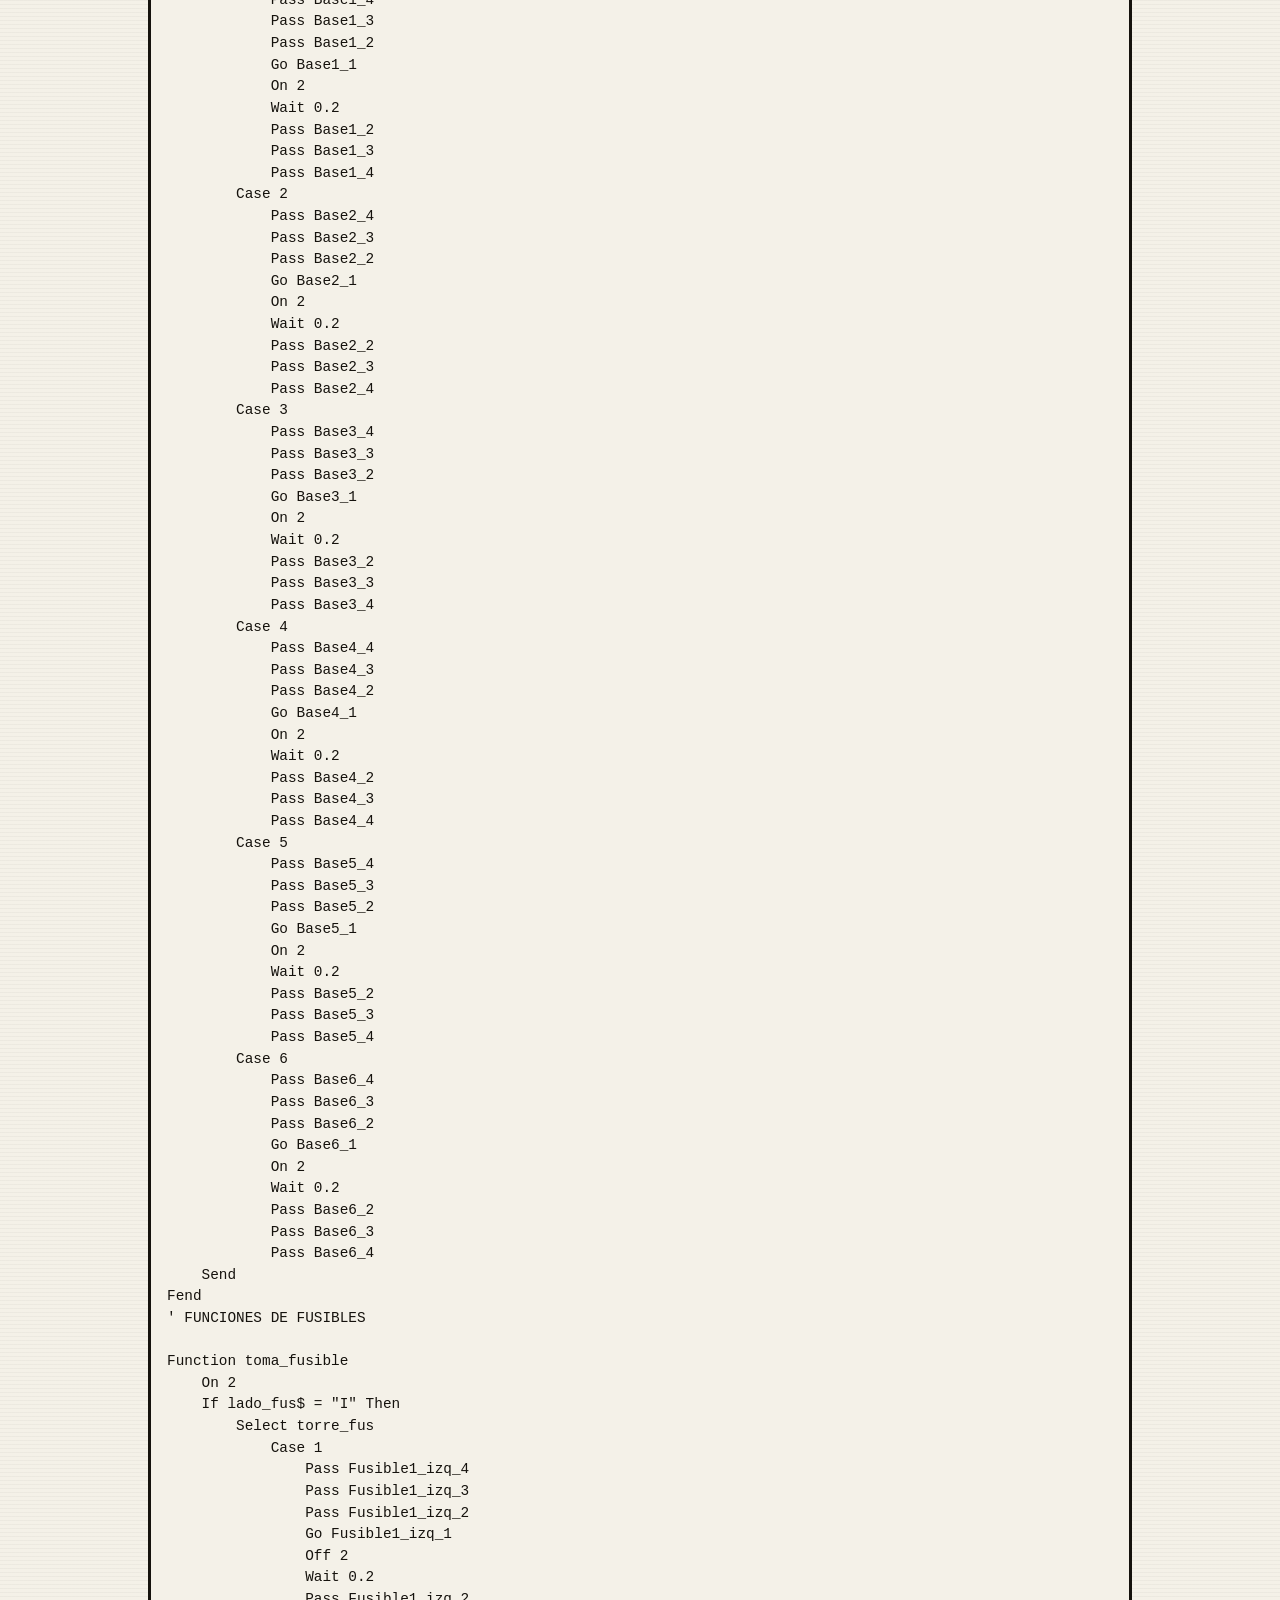
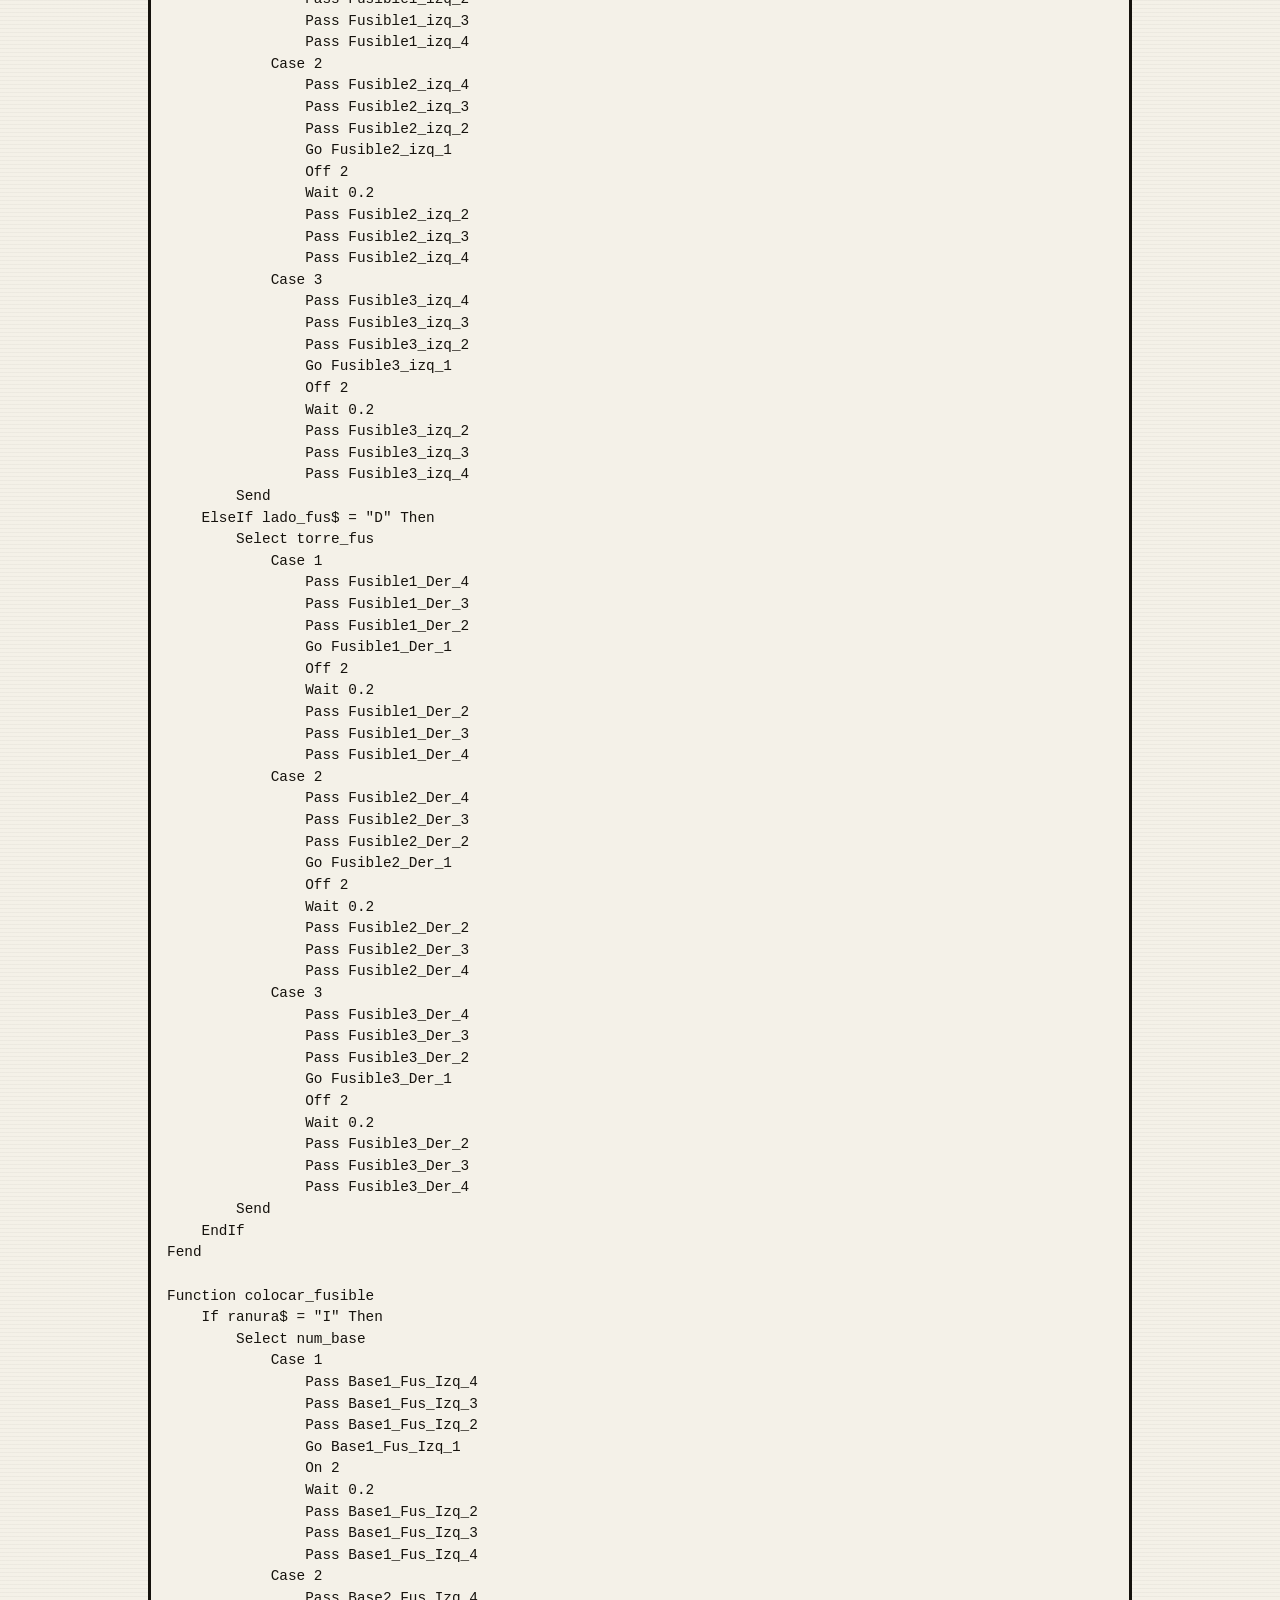
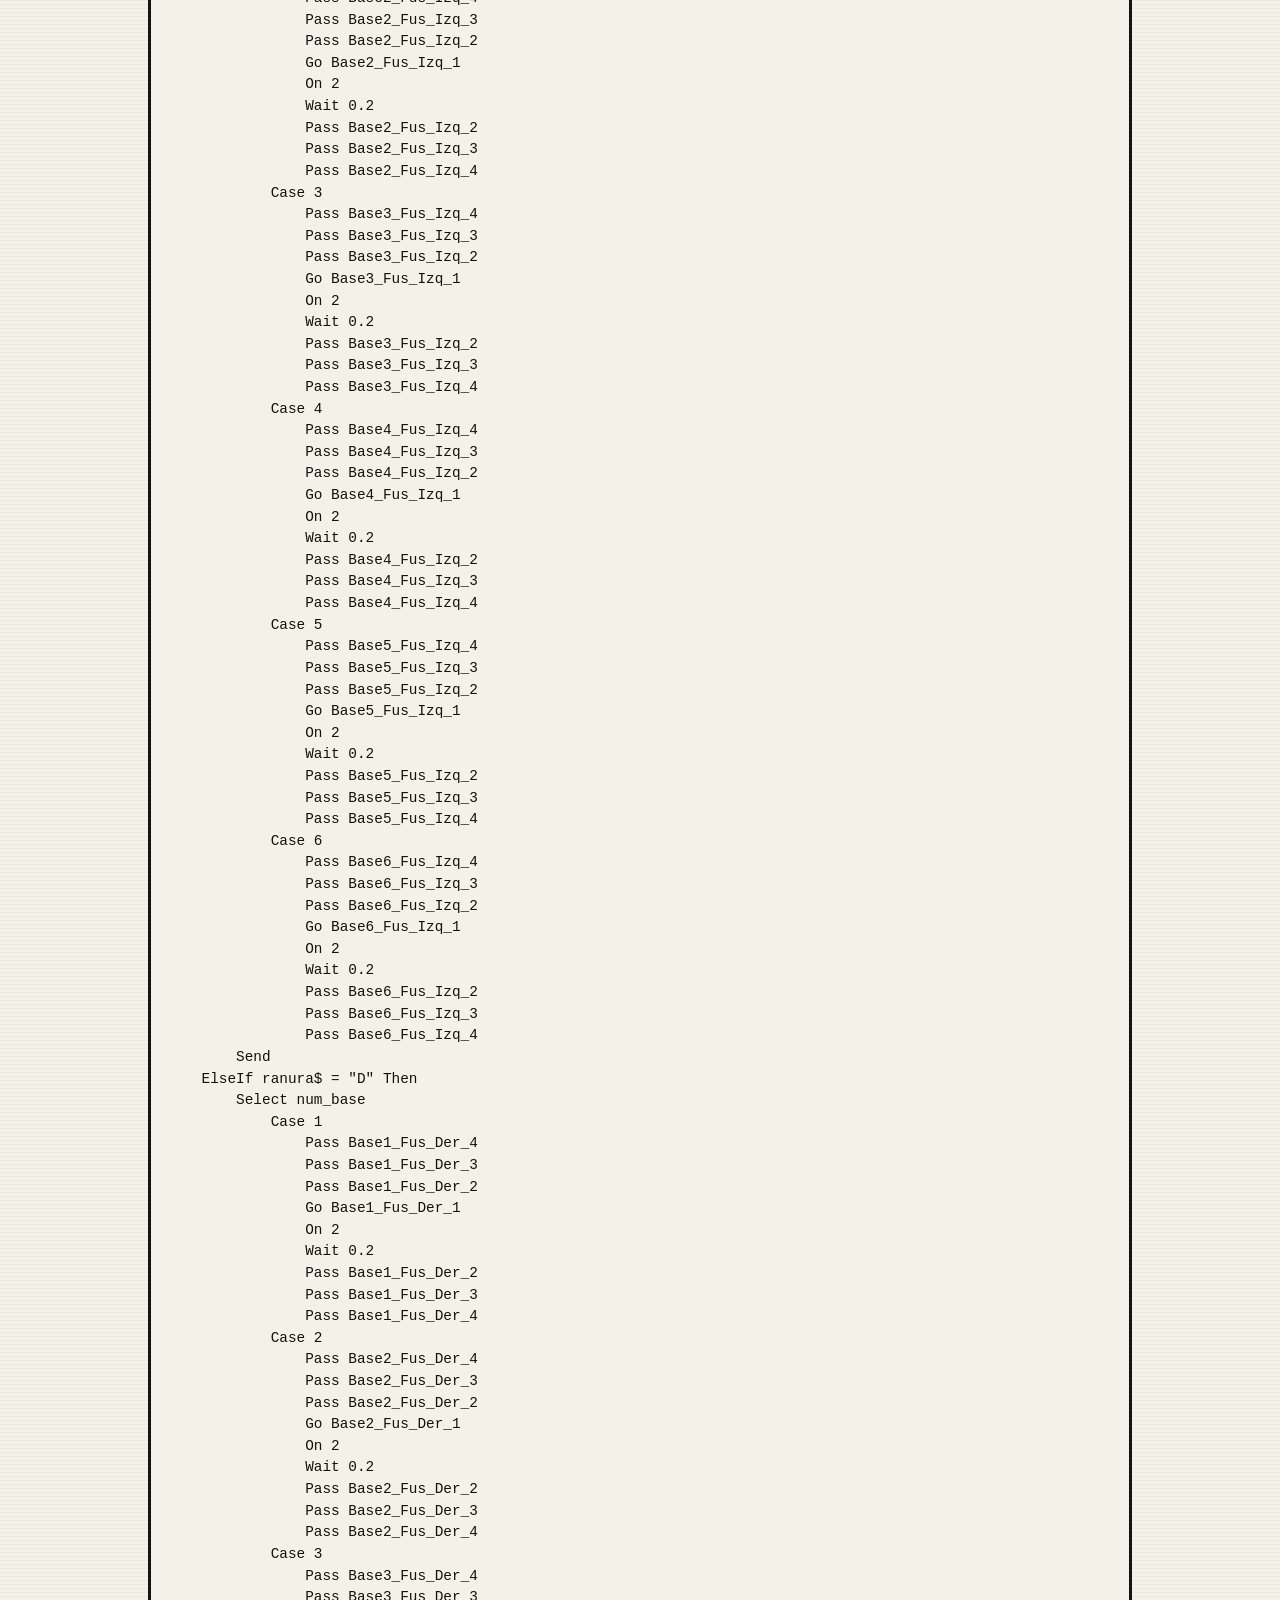
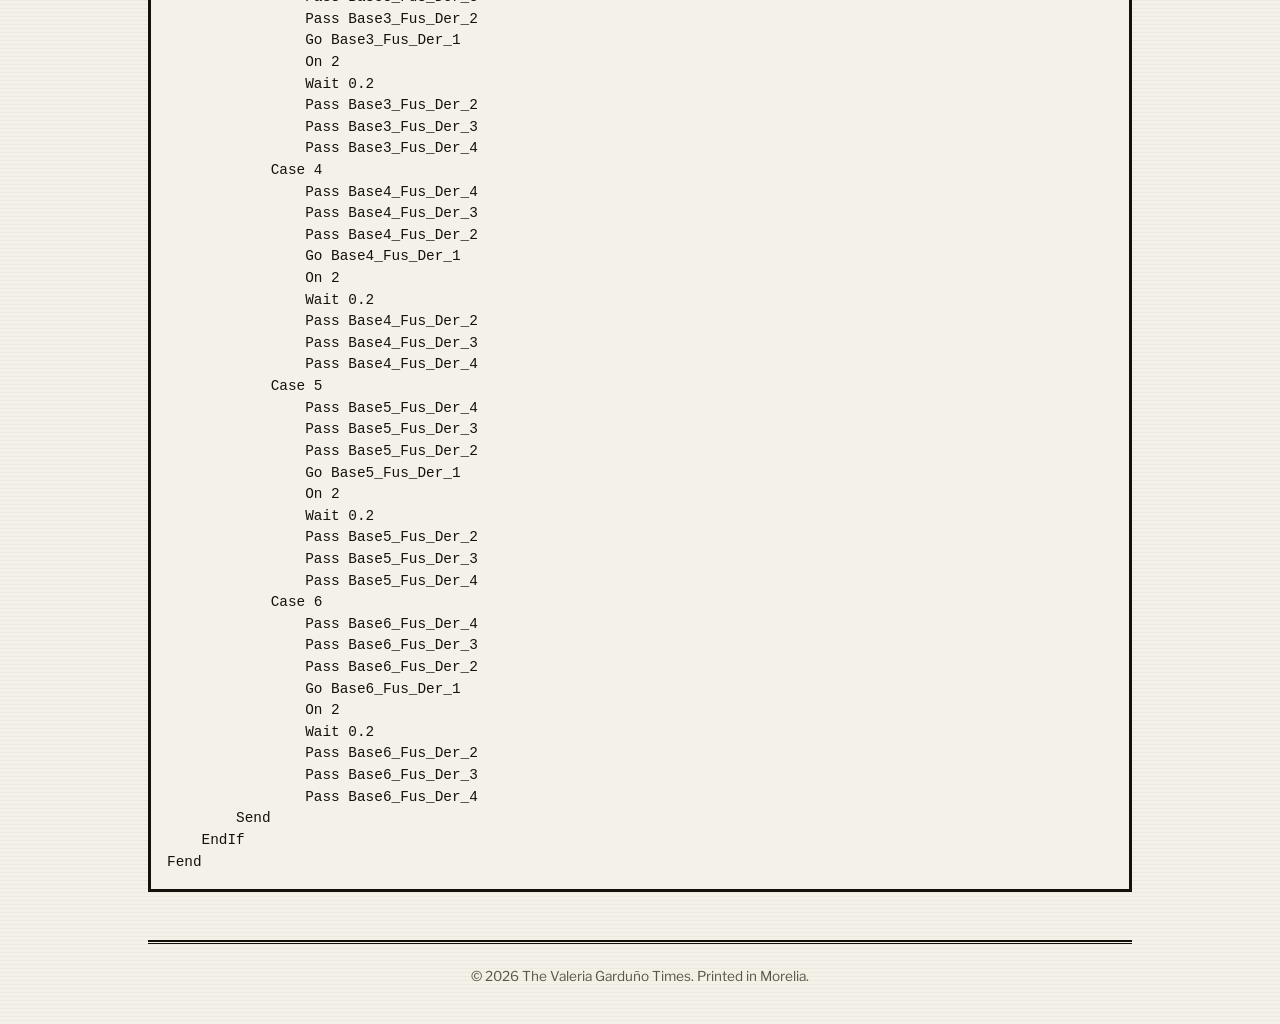
<file: school.html>
<!DOCTYPE html>
<html lang="en">
<head>
<meta charset="utf-8">
<meta name="viewport" content="width=device-width, initial-scale=1, viewport-fit=cover">
<title>ALBA, a portable breast cancer screening device – Valeria Garduño</title>
<link rel="stylesheet" href="https://fonts.googleapis.com/css2?family=Libre+Caslon+Display&family=Libre+Caslon+Text:ital,wght@0,400;0,700;1,400&family=Libre+Franklin:wght@400;500;600;700&display=swap">
<link rel="stylesheet" href="style.css">
</head>
<body>
<div class="wrap">
<a class="back" href="index.html">&larr; Back to the front page</a>
<header class="casehead">
<div class="kicker">Case file &bull; Exhibit A &bull; Confirmed</div>
<h1>Industrial Robotics & Control Systems Engineering</h1>
<p class="lede">Proficient in programming, simulation, and deployment of industrial robotic manipulators (SCARA and 6-axis Epson robots) using SPEL+ within the Epson RC+ software environment, backed by a strong foundation in control theory and kinematics.</p>

</header>



<section>
<div class="head"><p>The Evidence</p><h2>Photos and video</h2></div>

<div class="gallery">

<figure class="slot wide" data-hint="Agrega tu video en assets/alba/VideoAlba.mp4">
<video controls preload="metadata"><source src="Robotics.mp4" type="video/mp4"></video>
<figcaption>Describe this video here.</figcaption>
</figure>
<!-- Para un video de YouTube, usa esto en lugar del bloque de arriba:
<iframe width="100%" height="420" src="https://www.youtube.com/embed/TU_ID_DE_VIDEO" title="Demo" allowfullscreen></iframe>
-->
</div>
</section>

<section>
<div class="head"><p>Exhibit Code</p><h2>Code</h2></div>
<!-- Pega tu código dentro de <code>. Si pegas código con símbolos < o >, escribe &lt; y &gt; en su lugar. -->
<p class="codelabel">main.c (change this name)</p>
<pre><code>Global Integer num_base
Global String lado_fus$
Global Integer torre_fus
Global String ranura$


' Programa principal
Function main
    Reset
    Motor On
    Power Low
    Home
    
    String caja_lado$
    Integer i
    String repetir$
    
    Do
        ' Pregunta lado de Caja
        Print "Cual caja quieres? (D / I)"
        Input caja_lado$
        
        If caja_lado$ = "D" Then
            Call toma_caja_derecha
        ElseIf caja_lado$ = "I" Then
            Call toma_caja_izquierda
        EndIf
        
        ' Pregunta numero de Base
        Print "En cual base? (1, 2, 3, 4, 5, 6)"
        Input num_base
        Call colocar_caja
        
        'Preguntas de Fusibles (2 veces)
        For i = 1 To 2
            Print "--- Fusible ", i, " ---"
            Print "De que lado tomo el fusible? (D o I)"
            Input lado_fus$
            
            Print "De que torre tomo el fusible? (1, 2, 3)"
            Input torre_fus
            
            Call toma_fusible
            
            If i = 1 Then
                ranura$ = "I"
            Else
                ranura$ = "D"
            EndIf
            
            Call colocar_fusible
        Next i
        
        Home
        Print "Ciclo de ensamble completado."
        
        ' --- 4. Pregunta para repetir ---
        Print "Deseas realizar el proceso de nuevo? (si / no)"
        Input repetir$
        
    Loop While repetir$ = "si" Or repetir$ = "s" Or repetir$ = "SI"
    
    Print "Programa finalizado correctamente."
Fend

' FUNCIONES DE CAJA
Function toma_caja_derecha
    On 2
    Pass Caja_Der_4
    Pass Caja_Der_3
    Pass Caja_Der_2
    Go Caja_Der_1
    Off 2
    Wait 0.2
    Pass Caja_Der_2
    Pass Caja_Der_3
    Pass Caja_Der_4
Fend

Function toma_caja_izquierda
    On 2
    Pass Caja_Izq_4
    Pass Caja_Izq_3
    Pass Caja_Izq_2
    Go Caja_Izq_1
    Off 2
    Wait 0.2
    Pass Caja_Izq_2
    Pass Caja_Izq_3
    Pass Caja_Izq_4
Fend

Function colocar_caja
    Select num_base
        Case 1
            Pass Base1_4
            Pass Base1_3
            Pass Base1_2
            Go Base1_1
            On 2
            Wait 0.2
            Pass Base1_2
            Pass Base1_3
            Pass Base1_4
        Case 2
            Pass Base2_4
            Pass Base2_3
            Pass Base2_2
            Go Base2_1
            On 2
            Wait 0.2
            Pass Base2_2
            Pass Base2_3
            Pass Base2_4
        Case 3
            Pass Base3_4
            Pass Base3_3
            Pass Base3_2
            Go Base3_1
            On 2
            Wait 0.2
            Pass Base3_2
            Pass Base3_3
            Pass Base3_4
        Case 4
            Pass Base4_4
            Pass Base4_3
            Pass Base4_2
            Go Base4_1
            On 2
            Wait 0.2
            Pass Base4_2
            Pass Base4_3
            Pass Base4_4
        Case 5
            Pass Base5_4
            Pass Base5_3
            Pass Base5_2
            Go Base5_1
            On 2
            Wait 0.2
            Pass Base5_2
            Pass Base5_3
            Pass Base5_4
        Case 6
            Pass Base6_4
            Pass Base6_3
            Pass Base6_2
            Go Base6_1
            On 2
            Wait 0.2
            Pass Base6_2
            Pass Base6_3
            Pass Base6_4
    Send
Fend
' FUNCIONES DE FUSIBLES

Function toma_fusible
    On 2
    If lado_fus$ = "I" Then
        Select torre_fus
            Case 1
                Pass Fusible1_izq_4
                Pass Fusible1_izq_3
                Pass Fusible1_izq_2
                Go Fusible1_izq_1
                Off 2
                Wait 0.2
                Pass Fusible1_izq_2
                Pass Fusible1_izq_3
                Pass Fusible1_izq_4
            Case 2
                Pass Fusible2_izq_4
                Pass Fusible2_izq_3
                Pass Fusible2_izq_2
                Go Fusible2_izq_1
                Off 2
                Wait 0.2
                Pass Fusible2_izq_2
                Pass Fusible2_izq_3
                Pass Fusible2_izq_4
            Case 3
                Pass Fusible3_izq_4
                Pass Fusible3_izq_3
                Pass Fusible3_izq_2
                Go Fusible3_izq_1
                Off 2
                Wait 0.2
                Pass Fusible3_izq_2
                Pass Fusible3_izq_3
                Pass Fusible3_izq_4
        Send
    ElseIf lado_fus$ = "D" Then
        Select torre_fus
            Case 1
                Pass Fusible1_Der_4
                Pass Fusible1_Der_3
                Pass Fusible1_Der_2
                Go Fusible1_Der_1
                Off 2
                Wait 0.2
                Pass Fusible1_Der_2
                Pass Fusible1_Der_3
                Pass Fusible1_Der_4
            Case 2
                Pass Fusible2_Der_4
                Pass Fusible2_Der_3
                Pass Fusible2_Der_2
                Go Fusible2_Der_1
                Off 2
                Wait 0.2
                Pass Fusible2_Der_2
                Pass Fusible2_Der_3
                Pass Fusible2_Der_4
            Case 3
                Pass Fusible3_Der_4
                Pass Fusible3_Der_3
                Pass Fusible3_Der_2
                Go Fusible3_Der_1
                Off 2
                Wait 0.2
                Pass Fusible3_Der_2
                Pass Fusible3_Der_3
                Pass Fusible3_Der_4
        Send
    EndIf
Fend

Function colocar_fusible
    If ranura$ = "I" Then
        Select num_base
            Case 1
                Pass Base1_Fus_Izq_4
                Pass Base1_Fus_Izq_3
                Pass Base1_Fus_Izq_2
                Go Base1_Fus_Izq_1
                On 2
                Wait 0.2
                Pass Base1_Fus_Izq_2
                Pass Base1_Fus_Izq_3
                Pass Base1_Fus_Izq_4
            Case 2
                Pass Base2_Fus_Izq_4
                Pass Base2_Fus_Izq_3
                Pass Base2_Fus_Izq_2
                Go Base2_Fus_Izq_1
                On 2
                Wait 0.2
                Pass Base2_Fus_Izq_2
                Pass Base2_Fus_Izq_3
                Pass Base2_Fus_Izq_4
            Case 3
                Pass Base3_Fus_Izq_4
                Pass Base3_Fus_Izq_3
                Pass Base3_Fus_Izq_2
                Go Base3_Fus_Izq_1
                On 2
                Wait 0.2
                Pass Base3_Fus_Izq_2
                Pass Base3_Fus_Izq_3
                Pass Base3_Fus_Izq_4
            Case 4
                Pass Base4_Fus_Izq_4
                Pass Base4_Fus_Izq_3
                Pass Base4_Fus_Izq_2
                Go Base4_Fus_Izq_1
                On 2
                Wait 0.2
                Pass Base4_Fus_Izq_2
                Pass Base4_Fus_Izq_3
                Pass Base4_Fus_Izq_4
            Case 5
                Pass Base5_Fus_Izq_4
                Pass Base5_Fus_Izq_3
                Pass Base5_Fus_Izq_2
                Go Base5_Fus_Izq_1
                On 2
                Wait 0.2
                Pass Base5_Fus_Izq_2
                Pass Base5_Fus_Izq_3
                Pass Base5_Fus_Izq_4
            Case 6
                Pass Base6_Fus_Izq_4
                Pass Base6_Fus_Izq_3
                Pass Base6_Fus_Izq_2
                Go Base6_Fus_Izq_1
                On 2
                Wait 0.2
                Pass Base6_Fus_Izq_2
                Pass Base6_Fus_Izq_3
                Pass Base6_Fus_Izq_4
        Send
    ElseIf ranura$ = "D" Then
        Select num_base
            Case 1
                Pass Base1_Fus_Der_4
                Pass Base1_Fus_Der_3
                Pass Base1_Fus_Der_2
                Go Base1_Fus_Der_1
                On 2
                Wait 0.2
                Pass Base1_Fus_Der_2
                Pass Base1_Fus_Der_3
                Pass Base1_Fus_Der_4
            Case 2
                Pass Base2_Fus_Der_4
                Pass Base2_Fus_Der_3
                Pass Base2_Fus_Der_2
                Go Base2_Fus_Der_1
                On 2
                Wait 0.2
                Pass Base2_Fus_Der_2
                Pass Base2_Fus_Der_3
                Pass Base2_Fus_Der_4
            Case 3
                Pass Base3_Fus_Der_4
                Pass Base3_Fus_Der_3
                Pass Base3_Fus_Der_2
                Go Base3_Fus_Der_1
                On 2
                Wait 0.2
                Pass Base3_Fus_Der_2
                Pass Base3_Fus_Der_3
                Pass Base3_Fus_Der_4
            Case 4
                Pass Base4_Fus_Der_4
                Pass Base4_Fus_Der_3
                Pass Base4_Fus_Der_2
                Go Base4_Fus_Der_1
                On 2
                Wait 0.2
                Pass Base4_Fus_Der_2
                Pass Base4_Fus_Der_3
                Pass Base4_Fus_Der_4
            Case 5
                Pass Base5_Fus_Der_4
                Pass Base5_Fus_Der_3
                Pass Base5_Fus_Der_2
                Go Base5_Fus_Der_1
                On 2
                Wait 0.2
                Pass Base5_Fus_Der_2
                Pass Base5_Fus_Der_3
                Pass Base5_Fus_Der_4
            Case 6
                Pass Base6_Fus_Der_4
                Pass Base6_Fus_Der_3
                Pass Base6_Fus_Der_2
                Go Base6_Fus_Der_1
                On 2
                Wait 0.2
                Pass Base6_Fus_Der_2
                Pass Base6_Fus_Der_3
                Pass Base6_Fus_Der_4
        Send
    EndIf
Fend
</code></pre>
</section>

<footer>&copy; 2026 The Valeria Garduño Times. Printed in Morelia.</footer>
</div>
<script>
document.querySelectorAll('figure.slot').forEach(function(f){
  var m=f.querySelector('img,source');
  if(m)m.addEventListener('error',function(){f.classList.add('missing')});
  var i=f.querySelector('img');
  if(i&&i.complete&&i.naturalWidth===0)f.classList.add('missing');
  var v=f.querySelector('video');
  if(v&&v.networkState===3)f.classList.add('missing');
});
</script>
</body>
</html>
</file>
<file: style.css>
:root{--paper:#f4f1e8;--card:#f4f1e8;--ink:#15120d;--muted:#5a5548;--rule:#15120d;--soft:#d3cebf;--red:#15120d;
box-sizing:border-box;padding-top:env(safe-area-inset-top,0px);padding-bottom:env(safe-area-inset-bottom,0px);color-scheme:light}
*{box-sizing:border-box}
html{scroll-padding-top:env(safe-area-inset-top,0px)}
body{margin:0;background:var(--paper);color:var(--ink);font:400 1.05rem/1.65 "Libre Caslon Text",Georgia,serif}
a{color:var(--red)}
a:focus-visible,button:focus-visible,input:focus-visible,textarea:focus-visible,summary:focus-visible{outline:3px solid var(--red);outline-offset:3px}
.wrap{max-width:64rem;margin:0 auto;padding:0 1.25rem}
.sans{font-family:"Libre Franklin",Arial,sans-serif}
.ticker{border-bottom:1px solid var(--rule);font:600 .78rem "Libre Franklin",Arial,sans-serif;display:flex;gap:1.5rem;overflow-x:auto;white-space:nowrap;padding:.5rem 1.25rem;color:var(--muted)}
body{background-image:repeating-linear-gradient(0deg,transparent 0 3px,rgba(21,18,13,.035) 3px 4px)}
.mast{text-align:center;padding:1.3rem 0 0}
.mast .top{display:flex;justify-content:space-between;gap:1rem;flex-wrap:wrap;padding-bottom:.7rem;border-bottom:2px solid var(--rule);font:600 .74rem "Libre Franklin",Arial,sans-serif;letter-spacing:.14em;text-transform:uppercase}
.mast h1{font:400 clamp(3rem,11vw,7.2rem)/1 "Libre Caslon Display","Libre Caslon Text",Georgia,serif;margin:1.2rem 0 1rem;letter-spacing:-.02em}
.mast .sub{padding-bottom:.9rem;border-bottom:2px solid var(--rule);font:500 clamp(.7rem,1.8vw,.95rem) "Libre Franklin",Arial,sans-serif;letter-spacing:.32em;text-transform:uppercase}
.mast .meta{display:flex;justify-content:center;gap:.5rem 1.4rem;flex-wrap:wrap;padding:.7rem 0;border-bottom:2px solid var(--rule);font:600 .72rem "Libre Franklin",Arial,sans-serif;letter-spacing:.12em;text-transform:uppercase}
.brand{font:400 1.4rem "Libre Caslon Display",Georgia,serif}
.rowlab{display:flex;justify-content:space-between;gap:1rem;flex-wrap:wrap;padding:1.1rem 0 .8rem;border-bottom:1px solid var(--soft);font:600 .74rem "Libre Franklin",Arial,sans-serif;letter-spacing:.14em;text-transform:uppercase}
.kicker,.head p,.stats span,nav a,.btn{letter-spacing:.12em;text-transform:uppercase}
.kicker{font-size:.74rem}
nav{display:flex;justify-content:space-between;align-items:center;gap:1rem;flex-wrap:wrap;padding:.7rem 0;border-bottom:1px solid var(--rule);font:600 .9rem "Libre Franklin",Arial,sans-serif}
nav div{display:flex;gap:1.4rem;align-items:center;flex-wrap:wrap}
nav a{color:var(--ink);text-decoration:none}
nav a:hover{color:var(--red)}
nav .hire{background:var(--ink);color:var(--paper);padding:.4rem .9rem}
.front{display:grid;grid-template-columns:1.5fr 1fr;gap:0;padding:0 0 2.5rem;border-bottom:1px solid var(--rule)}
.front>div:first-child{padding:1.5rem 2.5rem 0 0;border-right:1px solid var(--soft)}
.front figure{padding:1.5rem 0 0 2.5rem}
.kicker{font:700 .8rem "Libre Franklin",Arial,sans-serif;color:var(--red)}
.front h2{font:400 clamp(2.4rem,6.2vw,5rem)/1.02 "Libre Caslon Display","Libre Caslon Text",Georgia,serif;margin:.8rem 0 1.2rem;letter-spacing:-.01em}
.front h2 em{font-weight:400}
.by{font:500 .85rem "Libre Franklin",Arial,sans-serif;color:var(--muted);margin:1rem 0}
.btn{display:inline-block;padding:.65rem 1.1rem;font:600 .95rem "Libre Franklin",Arial,sans-serif;text-decoration:none;border:2px solid var(--ink);color:var(--ink);margin:0 .5rem .5rem 0}
.btn.fill{background:var(--ink);color:var(--paper)}
figure{margin:0}
.photo{background:var(--card);border:3px solid var(--rule);padding:0}
.photo svg{display:block;width:100%;height:auto}
figcaption{font:400 .85rem "Libre Franklin",Arial,sans-serif;color:var(--muted);margin-top:.4rem}
.stats{display:grid;grid-template-columns:repeat(4,1fr);border-bottom:3px double var(--rule)}
.stats div{padding:1rem;border-right:1px solid var(--soft)}
.stats div:last-child{border:0}
.stats b{display:block;font:400 2.3rem/1.1 "Libre Caslon Display",Georgia,serif}
.stats span{font:400 .82rem "Libre Franklin",Arial,sans-serif;color:var(--muted)}
section{padding:3rem 0;border-bottom:1px solid var(--rule)}
.head{border-bottom:2px solid var(--rule);padding-bottom:.6rem;margin-bottom:1.5rem}
.head h2{font:400 clamp(2.4rem,5.5vw,3.8rem)/1.05 "Libre Caslon Display","Libre Caslon Text",Georgia,serif;margin:.3rem 0}
.head p{margin:0;font:400 .85rem "Libre Franklin",Arial,sans-serif;color:var(--muted)}
.ex{display:grid;grid-template-columns:1fr 1.3fr;gap:1.75rem;padding:1.75rem 0;border-bottom:1px solid var(--soft)}
.ex:last-child{border:0}
.shot{position:relative;aspect-ratio:16/10;background:var(--card);border:1px solid var(--rule);display:flex;align-items:center;justify-content:center;font:italic 1rem "Libre Caslon Text",serif;color:var(--muted);text-align:center;padding:1rem;background-image:repeating-linear-gradient(45deg,transparent 0 10px,var(--soft) 10px 11px)}
.stamp{position:absolute;top:.6rem;right:.6rem;border:2px solid var(--red);color:var(--red);font:700 .75rem "Libre Franklin",sans-serif;padding:.1rem .5rem;transform:rotate(-6deg);background:var(--paper)}
.ex h3{font:400 2rem/1.1 "Libre Caslon Display","Libre Caslon Text",serif;margin:.3rem 0 .7rem}
.ex p{margin:0 0 .8rem}
.tags{display:flex;flex-wrap:wrap;gap:.4rem;list-style:none;margin:0 0 .8rem;padding:0}
.tags li{border:1px solid var(--ink);padding:0 .55rem;font:500 .8rem "Libre Franklin",sans-serif}
details summary{cursor:pointer;color:var(--red);font:600 .9rem "Libre Franklin",sans-serif}
details p{margin-top:.6rem;font-size:.98rem;border-left:3px solid var(--red);padding-left:.8rem}
.tw{overflow-x:auto}
table{width:100%;min-width:36rem;border-collapse:collapse;font:400 .95rem "Libre Franklin",Arial,sans-serif}
th{text-align:left;border-top:2px solid var(--rule);border-bottom:2px solid var(--rule);padding:.5rem .6rem;font-weight:700}
td{padding:.55rem .6rem;border-bottom:1px solid var(--soft)}
td:nth-child(2){font-weight:700;color:var(--red)}
.note{font:italic .85rem "Libre Caslon Text",serif;color:var(--muted);margin-top:.8rem}
.ledger{list-style:none;margin:0;padding:0}
.ledger li{display:grid;grid-template-columns:11rem 1fr;gap:1.5rem;padding:1.1rem 0;border-bottom:1px solid var(--soft)}
.ledger .when{font:600 .85rem "Libre Franklin",sans-serif;color:var(--red)}
.ledger b{display:block;font-size:1.15rem}
.contact{display:grid;grid-template-columns:1.4fr 1fr;gap:2.5rem}
form label{display:block;font:600 .85rem "Libre Franklin",sans-serif;margin:.8rem 0 .25rem}
input,textarea{width:100%;font:400 1rem "Libre Caslon Text",serif;background:var(--card);color:var(--ink);border:1px solid var(--rule);padding:.55rem .7rem}
form button{margin-top:1rem;cursor:pointer;background:var(--ink);color:var(--paper);border:0;padding:.7rem 1.3rem;font:600 .95rem "Libre Franklin",sans-serif}
.desk h3{font:700 1.3rem "Libre Caslon Text",serif;margin:0 0 .3rem}
.desk p{margin:0 0 1rem}
footer{padding:1.5rem 0 2.5rem;text-align:center;font:400 .85rem "Libre Franklin",sans-serif;color:var(--muted);border-top:3px double var(--rule)}
@media (max-width:760px){.front,.ex,.contact{grid-template-columns:1fr}.front>div:first-child{border-right:0;padding-right:0}.front figure{padding-left:0}.stats{grid-template-columns:1fr 1fr}.stats div:nth-child(2){border-right:0}.ledger li{grid-template-columns:1fr;gap:.2rem}}

.back{display:inline-block;margin:1.2rem 0 0;font:600 .74rem "Libre Franklin",Arial,sans-serif;letter-spacing:.14em;text-transform:uppercase;color:var(--ink);text-decoration:none;border-bottom:2px solid var(--ink)}
.casehead{padding:1.5rem 0 2rem;border-bottom:3px double var(--rule)}
.casehead h1{font:400 clamp(2.4rem,7vw,5rem)/1.04 "Libre Caslon Display","Libre Caslon Text",Georgia,serif;margin:.7rem 0 1rem;letter-spacing:-.01em}
.casehead .lede{font-size:1.2rem;max-width:44rem;margin:0}
.facts{display:grid;grid-template-columns:repeat(auto-fit,minmax(12rem,1fr));border-bottom:1px solid var(--rule)}
.facts div{padding:1rem 1rem 1rem 0}
.facts dt{font:600 .72rem "Libre Franklin",sans-serif;letter-spacing:.14em;text-transform:uppercase;color:var(--muted)}
.facts dd{margin:.2rem 0 0}
.story{max-width:44rem}
.story p{margin:0 0 1rem}
.gallery{display:grid;grid-template-columns:1fr 1fr;gap:1.25rem}
.gallery .wide{grid-column:1/-1}
figure.slot{margin:0;border:3px solid var(--rule);background:var(--card)}
figure.slot img,figure.slot video{display:block;width:100%;height:auto}
figure.slot figcaption{padding:.5rem .7rem;border-top:1px solid var(--soft)}
figure.slot.missing img,figure.slot.missing video{display:none}
figure.slot.missing::before{content:attr(data-hint);display:flex;align-items:center;justify-content:center;text-align:center;min-height:12rem;padding:1rem;font:italic 1rem "Libre Caslon Text",serif;color:var(--muted);background-image:repeating-linear-gradient(45deg,transparent 0 10px,var(--soft) 10px 11px)}
pre{margin:0;border:3px solid var(--rule);background:var(--card);padding:1rem;overflow-x:auto;font:400 .9rem/1.5 ui-monospace,Menlo,Consolas,monospace}
.codelabel{font:600 .74rem "Libre Franklin",sans-serif;letter-spacing:.14em;text-transform:uppercase;margin:0 0 .4rem}
@media (max-width:760px){.gallery{grid-template-columns:1fr}}
</file>
